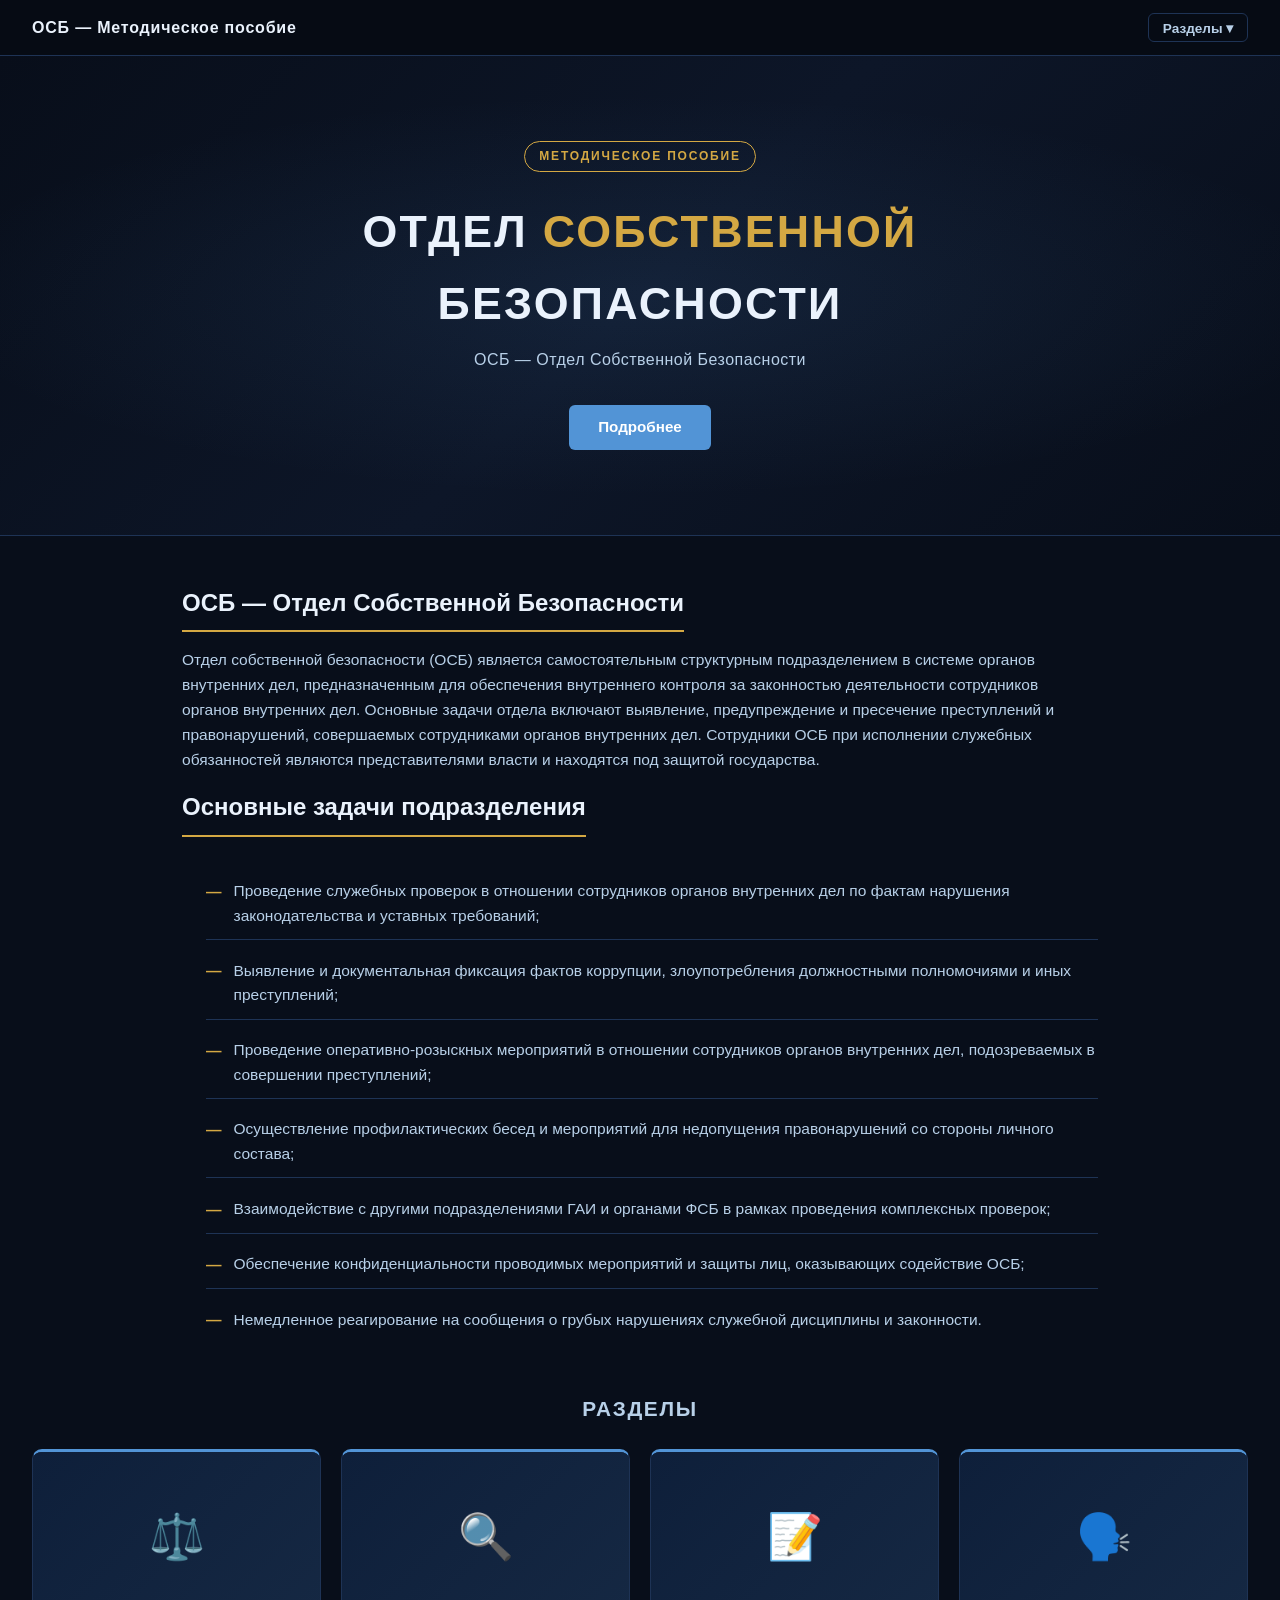
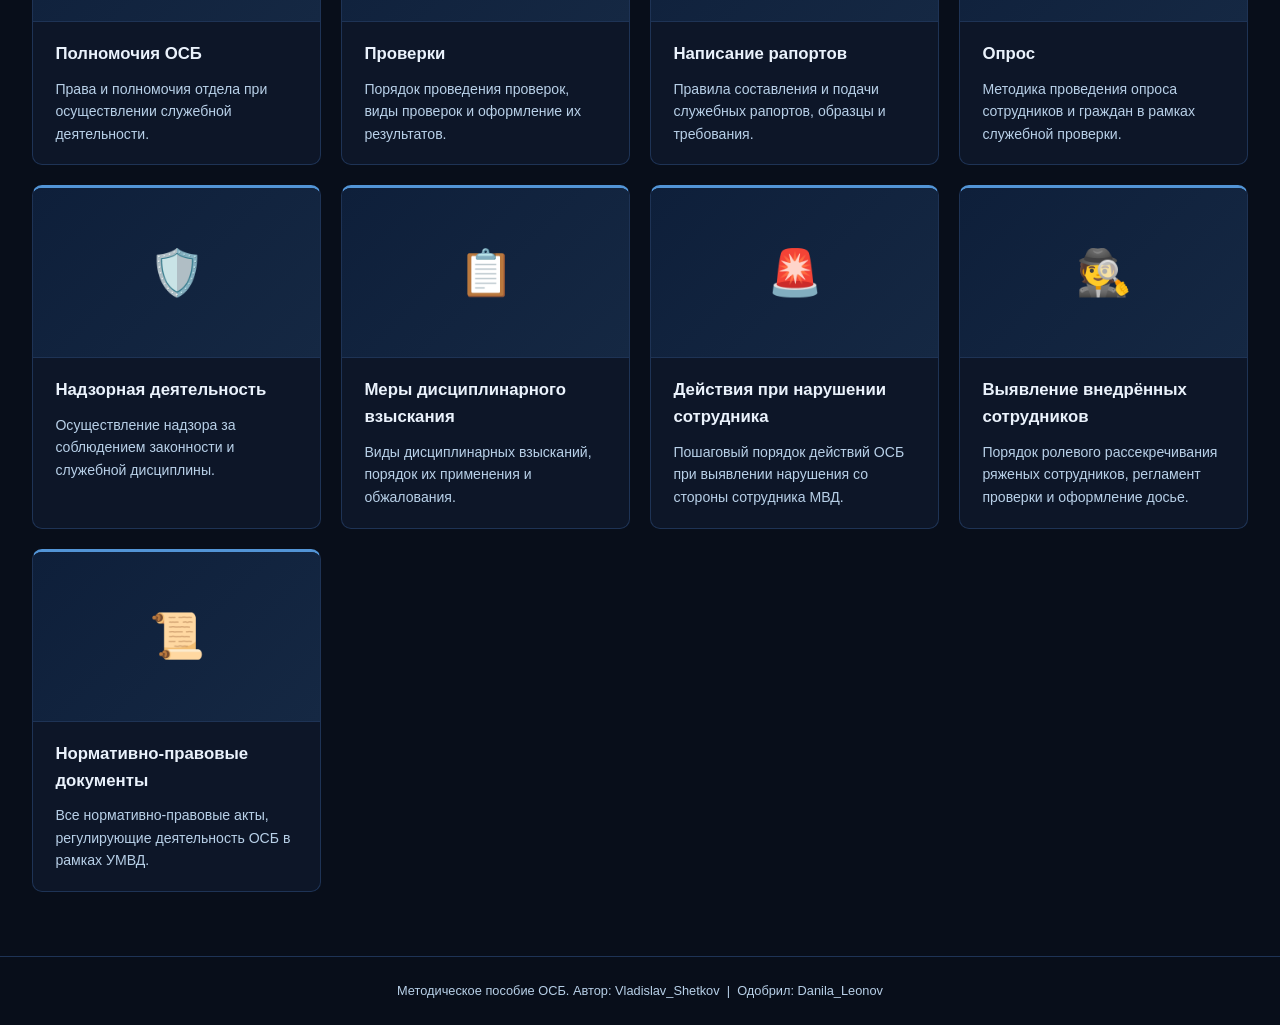
<file: index.html>
<!DOCTYPE html>
<html lang="ru">
<head>
  <meta charset="UTF-8">
  <meta name="viewport" content="width=device-width, initial-scale=1.0">
  <title>Методичка ОСБ</title>
  <link rel="stylesheet" href="style.css">
</head>
<body>

<nav>
  <a class="nav-logo" href="index.html">ОСБ — Методическое пособие</a>

  <div class="nav-sections">
    <button class="nav-dropdown-btn" onclick="toggleNavDropdown()">Разделы ▾</button>
    <div class="nav-dropdown" id="navDropdown">
      <a href="pages/polnomochiya.html" data-page="polnomochiya">⚖️ Полномочия ОСБ</a>
      <a href="pages/proverki.html" data-page="proverki">🔍 Проверки</a>
      <a href="pages/raporty.html" data-page="raporty">📝 Написание рапортов</a>
      <a href="pages/opros.html" data-page="opros">🗣️ Опрос</a>
      <a href="pages/nadzor.html" data-page="nadzor">🛡️ Надзорная деятельность</a>
      <a href="pages/vzyskaniya.html" data-page="vzyskaniya">📋 Меры взыскания</a>
      <a href="pages/dejstviya.html" data-page="dejstviya">🚨 Действия при нарушении</a>
      <a href="pages/vyyavlenie-vnedrennyh.html" data-page="vyyavlenie-vnedrennyh">🕵️ Выявление внедрённых сотрудников</a>
      <a href="pages/normativy.html" data-page="normativy">📜 Нормативные документы</a>
    </div>
  </div>
</nav>

<section class="hero">
  <div class="hero-content">
    <div class="hero-badge">Методическое пособие</div>
    <h1>Отдел <span>Собственной</span> Безопасности</h1>
    <p class="hero-sub">ОСБ — Отдел Собственной Безопасности</p>
    <a href="#about" class="btn">Подробнее</a>
  </div>
</section>

<section class="about" id="about">
  <h2>ОСБ — Отдел Собственной Безопасности</h2>
  <p>Отдел собственной безопасности (ОСБ) является самостоятельным структурным подразделением в системе органов внутренних дел, предназначенным для обеспечения внутреннего контроля за законностью деятельности сотрудников органов внутренних дел. Основные задачи отдела включают выявление, предупреждение и пресечение преступлений и правонарушений, совершаемых сотрудниками органов внутренних дел. Сотрудники ОСБ при исполнении служебных обязанностей являются представителями власти и находятся под защитой государства.</p>

  <h2>Основные задачи подразделения</h2>
  <ul class="task-list">
    <li>Проведение служебных проверок в отношении сотрудников органов внутренних дел по фактам нарушения законодательства и уставных требований;</li>
    <li>Выявление и документальная фиксация фактов коррупции, злоупотребления должностными полномочиями и иных преступлений;</li>
    <li>Проведение оперативно-розыскных мероприятий в отношении сотрудников органов внутренних дел, подозреваемых в совершении преступлений;</li>
    <li>Осуществление профилактических бесед и мероприятий для недопущения правонарушений со стороны личного состава;</li>
    <li>Взаимодействие с другими подразделениями ГАИ и органами ФСБ в рамках проведения комплексных проверок;</li>
    <li>Обеспечение конфиденциальности проводимых мероприятий и защиты лиц, оказывающих содействие ОСБ;</li>
    <li>Немедленное реагирование на сообщения о грубых нарушениях служебной дисциплины и законности.</li>
  </ul>
</section>

<p class="sections-title">Разделы</p>

<div class="sections-grid">

  <a class="card" href="pages/polnomochiya.html">
    <div class="card-img-placeholder">⚖️</div>
    <div class="card-body">
      <h3>Полномочия ОСБ</h3>
      <p>Права и полномочия отдела при осуществлении служебной деятельности.</p>
    </div>
  </a>

  <a class="card" href="pages/proverki.html">
    <div class="card-img-placeholder">🔍</div>
    <div class="card-body">
      <h3>Проверки</h3>
      <p>Порядок проведения проверок, виды проверок и оформление их результатов.</p>
    </div>
  </a>

  <a class="card" href="pages/raporty.html">
    <div class="card-img-placeholder">📝</div>
    <div class="card-body">
      <h3>Написание рапортов</h3>
      <p>Правила составления и подачи служебных рапортов, образцы и требования.</p>
    </div>
  </a>

  <a class="card" href="pages/opros.html">
    <div class="card-img-placeholder">🗣️</div>
    <div class="card-body">
      <h3>Опрос</h3>
      <p>Методика проведения опроса сотрудников и граждан в рамках служебной проверки.</p>
    </div>
  </a>

  <a class="card" href="pages/nadzor.html">
    <div class="card-img-placeholder">🛡️</div>
    <div class="card-body">
      <h3>Надзорная деятельность</h3>
      <p>Осуществление надзора за соблюдением законности и служебной дисциплины.</p>
    </div>
  </a>

  <a class="card" href="pages/vzyskaniya.html">
    <div class="card-img-placeholder">📋</div>
    <div class="card-body">
      <h3>Меры дисциплинарного взыскания</h3>
      <p>Виды дисциплинарных взысканий, порядок их применения и обжалования.</p>
    </div>
  </a>

  <a class="card" href="pages/dejstviya.html">
    <div class="card-img-placeholder">🚨</div>
    <div class="card-body">
      <h3>Действия при нарушении сотрудника</h3>
      <p>Пошаговый порядок действий ОСБ при выявлении нарушения со стороны сотрудника МВД.</p>
    </div>
  </a>

  <a class="card" href="pages/vyyavlenie-vnedrennyh.html">
    <div class="card-img-placeholder">🕵️</div>
    <div class="card-body">
      <h3>Выявление внедрённых сотрудников</h3>
      <p>Порядок ролевого рассекречивания ряженых сотрудников, регламент проверки и оформление досье.</p>
    </div>
  </a>

  <a class="card" href="pages/normativy.html">
    <div class="card-img-placeholder">📜</div>
    <div class="card-body">
      <h3>Нормативно-правовые документы</h3>
      <p>Все нормативно-правовые акты, регулирующие деятельность ОСБ в рамках УМВД.</p>
    </div>
  </a>

</div>

<footer>
  <p>Методическое пособие ОСБ. Автор: Vladislav_Shetkov &nbsp;|&nbsp; Одобрил: Danila_Leonov</p>
</footer>


<script>
function toggleNavDropdown() {
  document.getElementById('navDropdown').classList.toggle('open');
}
document.addEventListener('click', function(e) {
  if (!e.target.closest('.nav-sections')) {
    var d = document.getElementById('navDropdown');
    if (d) d.classList.remove('open');
  }
});
(function() {
  var path = window.location.pathname;
  document.querySelectorAll('.nav-dropdown a[data-page]').forEach(function(a) {
    if (path.indexOf(a.getAttribute('data-page')) !== -1) {
      a.classList.add('active');
    }
  });
})();
</script>
</body>
</html>
</file>
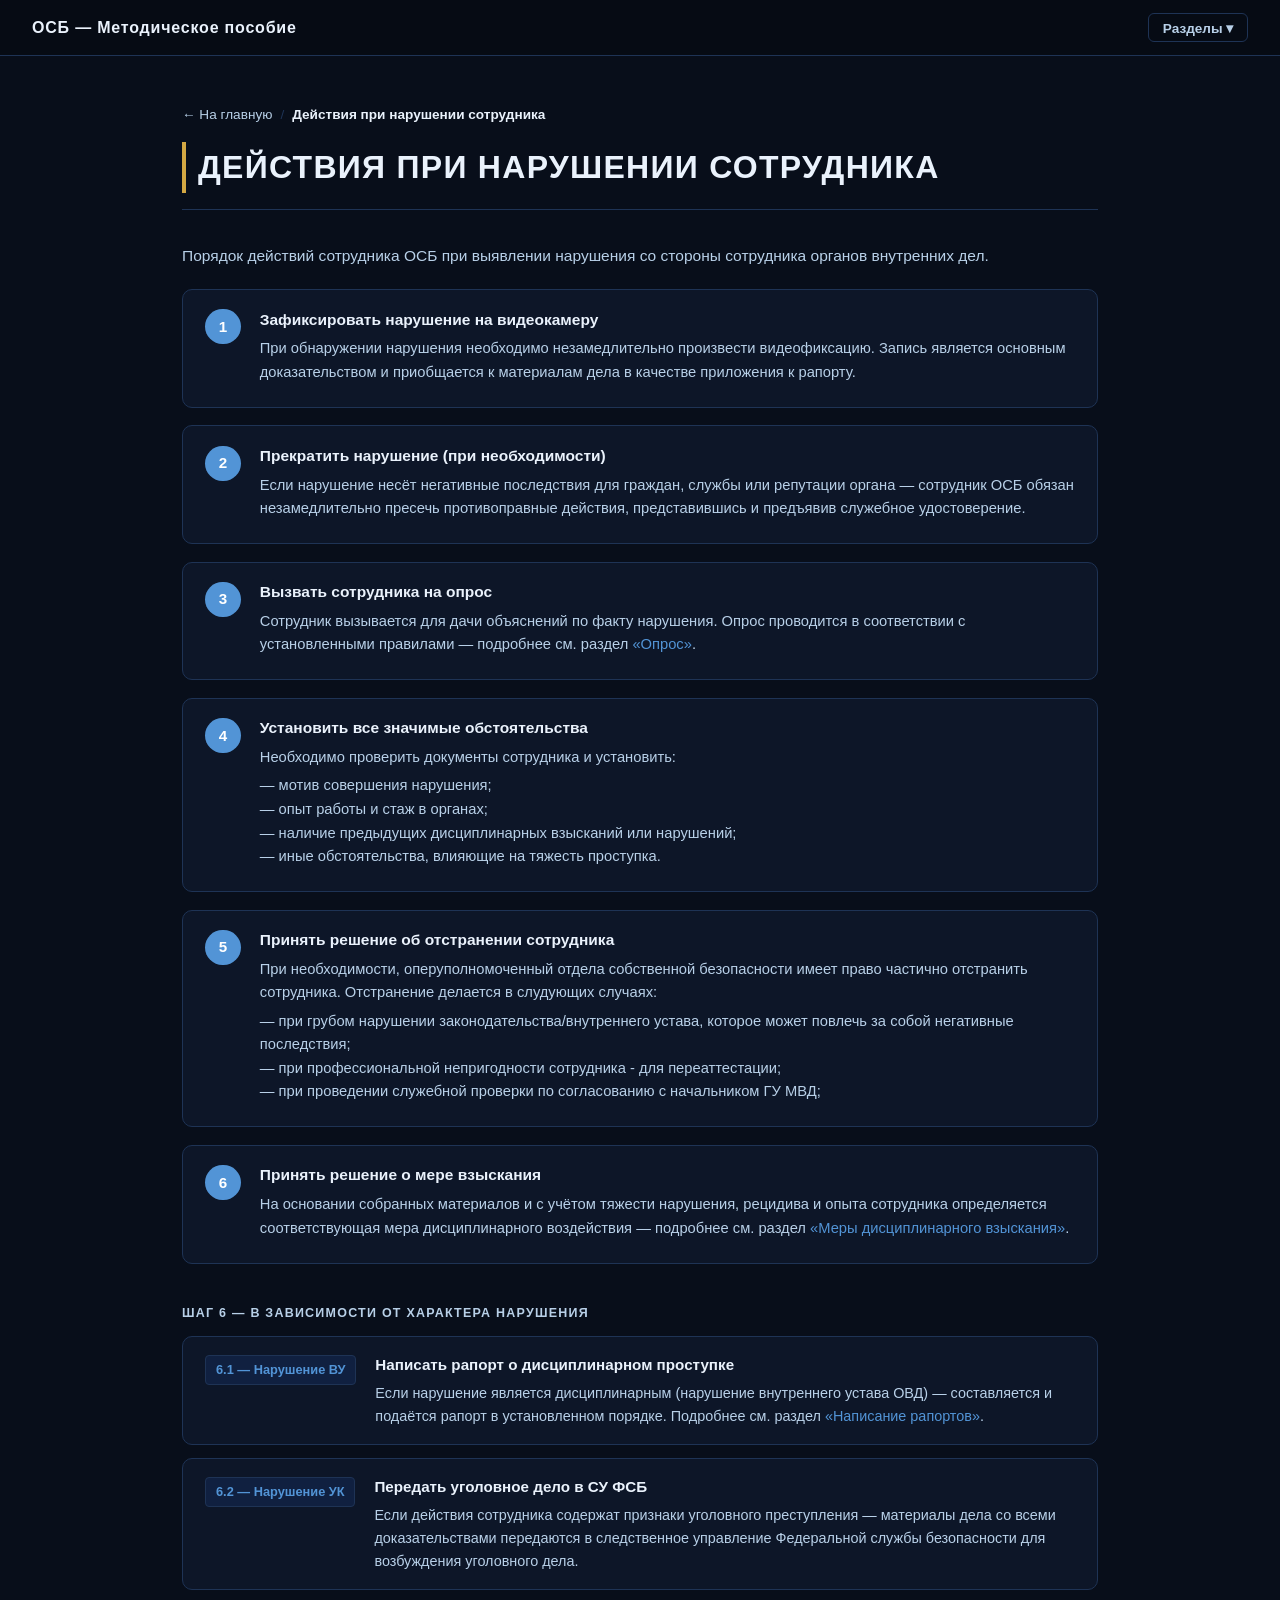
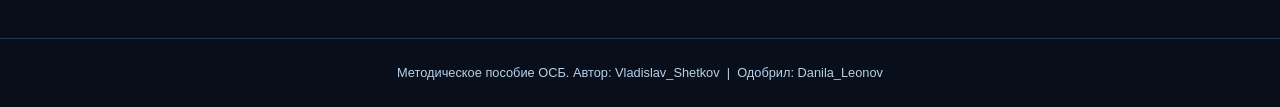
<file: pages/dejstviya.html>
<!DOCTYPE html>
<html lang="ru">
<head>
  <meta charset="UTF-8">
  <meta name="viewport" content="width=device-width, initial-scale=1.0">
  <title>Действия при нарушении сотрудника — Методичка ОСБ</title>
  <link rel="stylesheet" href="../style.css">
</head>
<body>

<nav>
  <a class="nav-logo" href="../index.html">ОСБ — Методическое пособие</a>
  <div class="nav-sections">
    <button class="nav-dropdown-btn" onclick="toggleNavDropdown()">Разделы ▾</button>
    <div class="nav-dropdown" id="navDropdown">
      <a href="../pages/polnomochiya.html" data-page="polnomochiya">⚖️ Полномочия ОСБ</a>
      <a href="../pages/proverki.html" data-page="proverki">🔍 Проверки</a>
      <a href="../pages/raporty.html" data-page="raporty">📝 Написание рапортов</a>
      <a href="../pages/opros.html" data-page="opros">🗣️ Опрос</a>
      <a href="../pages/nadzor.html" data-page="nadzor">🛡️ Надзорная деятельность</a>
      <a href="../pages/vzyskaniya.html" data-page="vzyskaniya">📋 Меры взыскания</a>
      <a href="../pages/dejstviya.html" data-page="dejstviya">🚨 Действия при нарушении</a>
      <a href="../pages/vyyavlenie-vnedrennyh.html" data-page="vyyavlenie-vnedrennyh">🕵️ Выявление внедрённых сотрудников</a>
      <a href="../pages/normativy.html" data-page="normativy">📜 Нормативные документы</a>
    </div>
  </div>
</nav>

<div class="page-wrapper">
  <div class="page-header">
    <nav class="breadcrumb">
      <a href="../index.html">← На главную</a>
      <span class="sep">/</span>
      <span class="current">Действия при нарушении сотрудника</span>
    </nav>
    <h1>Действия при нарушении сотрудника</h1>
  </div>
  <div class="page-content">
    <p>Порядок действий сотрудника ОСБ при выявлении нарушения со стороны сотрудника органов внутренних дел.</p>
  </div>

  <div class="steps">

    <div class="step">
      <div class="step-num">1</div>
      <div class="step-body">
        <strong>Зафиксировать нарушение на видеокамеру</strong>
        <p>При обнаружении нарушения необходимо незамедлительно произвести видеофиксацию. Запись является основным доказательством и приобщается к материалам дела в качестве приложения к рапорту.</p>
      </div>
    </div>

    <div class="step">
      <div class="step-num">2</div>
      <div class="step-body">
        <strong>Прекратить нарушение (при необходимости)</strong>
        <p>Если нарушение несёт негативные последствия для граждан, службы или репутации органа — сотрудник ОСБ обязан незамедлительно пресечь противоправные действия, представившись и предъявив служебное удостоверение.</p>
      </div>
    </div>

    <div class="step">
      <div class="step-num">3</div>
      <div class="step-body">
        <strong>Вызвать сотрудника на опрос</strong>
        <p>Сотрудник вызывается для дачи объяснений по факту нарушения. Опрос проводится в соответствии с установленными правилами — подробнее см. раздел <a href="opros.html">«Опрос»</a>.</p>
      </div>
    </div>

    <div class="step">
      <div class="step-num">4</div>
      <div class="step-body">
        <strong>Установить все значимые обстоятельства</strong>
        <p>Необходимо проверить документы сотрудника и установить:</p>
        <p>— мотив совершения нарушения;<br>
        — опыт работы и стаж в органах;<br>
        — наличие предыдущих дисциплинарных взысканий или нарушений;<br>
        — иные обстоятельства, влияющие на тяжесть проступка.</p>
      </div>
    </div>

    <div class="step">
      <div class="step-num">5</div>
      <div class="step-body">
        <strong>Принять решение об отстранении сотрудника</strong>
        <p>При необходимости, оперуполномоченный отдела собственной безопасности имеет право частично отстранить сотрудника. Отстранение делается в слудующих случаях:</p>
        <p>— при грубом нарушении законодательства/внутреннего устава, которое может повлечь за собой негативные последствия;<br>
        — при профессиональной непригодности сотрудника - для переаттестации;<br>
        — при проведении служебной проверки по согласованию с начальником ГУ МВД;<br>
      </div>
    </div>

    <div class="step">
      <div class="step-num">6</div>
      <div class="step-body">
        <strong>Принять решение о мере взыскания</strong>
        <p>На основании собранных материалов и с учётом тяжести нарушения, рецидива и опыта сотрудника определяется соответствующая мера дисциплинарного воздействия — подробнее см. раздел <a href="vzyskaniya.html">«Меры дисциплинарного взыскания»</a>.</p>
      </div>
    </div>

  </div>

  <p class="section-divider">Шаг 6 — в зависимости от характера нарушения</p>

  <div class="step-branch">

    <div class="branch">
      <div class="branch-tag">6.1 — Нарушение ВУ</div>
      <div class="branch-body">
        <strong>Написать рапорт о дисциплинарном проступке</strong>
        <p>Если нарушение является дисциплинарным (нарушение внутреннего устава ОВД) — составляется и подаётся рапорт в установленном порядке. Подробнее см. раздел <a href="raporty.html">«Написание рапортов»</a>.</p>
      </div>
    </div>

    <div class="branch">
      <div class="branch-tag">6.2 — Нарушение УК</div>
      <div class="branch-body">
        <strong>Передать уголовное дело в СУ ФСБ</strong>
        <p>Если действия сотрудника содержат признаки уголовного преступления — материалы дела со всеми доказательствами передаются в следственное управление Федеральной службы безопасности для возбуждения уголовного дела.</p>
      </div>
    </div>

  </div>

</div>

<footer>
  <p>Методическое пособие ОСБ. Автор: Vladislav_Shetkov &nbsp;|&nbsp; Одобрил: Danila_Leonov</p>
</footer>


<script>
function toggleNavDropdown() {
  document.getElementById('navDropdown').classList.toggle('open');
}
document.addEventListener('click', function(e) {
  if (!e.target.closest('.nav-sections')) {
    var d = document.getElementById('navDropdown');
    if (d) d.classList.remove('open');
  }
});
(function() {
  var path = window.location.pathname;
  document.querySelectorAll('.nav-dropdown a[data-page]').forEach(function(a) {
    if (path.indexOf(a.getAttribute('data-page')) !== -1) {
      a.classList.add('active');
    }
  });
})();
</script>
</body>
</html>
</file>
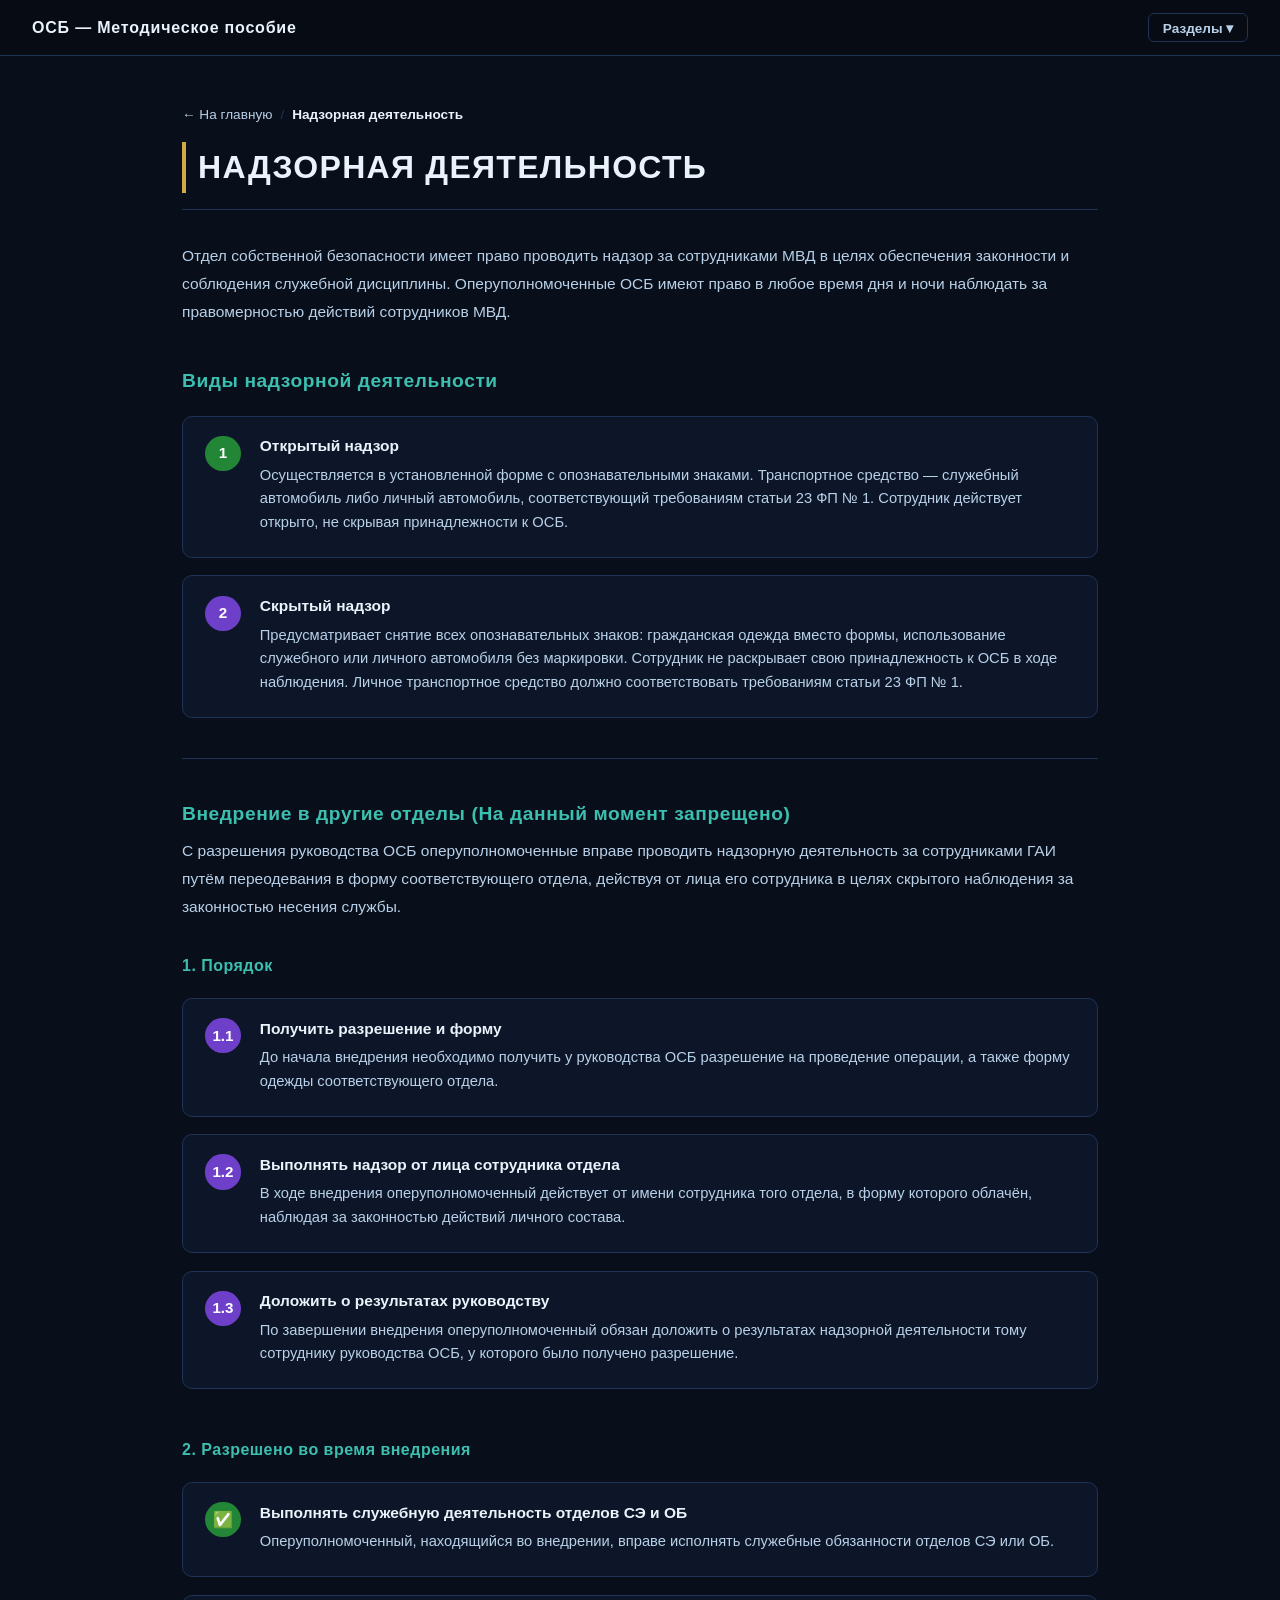
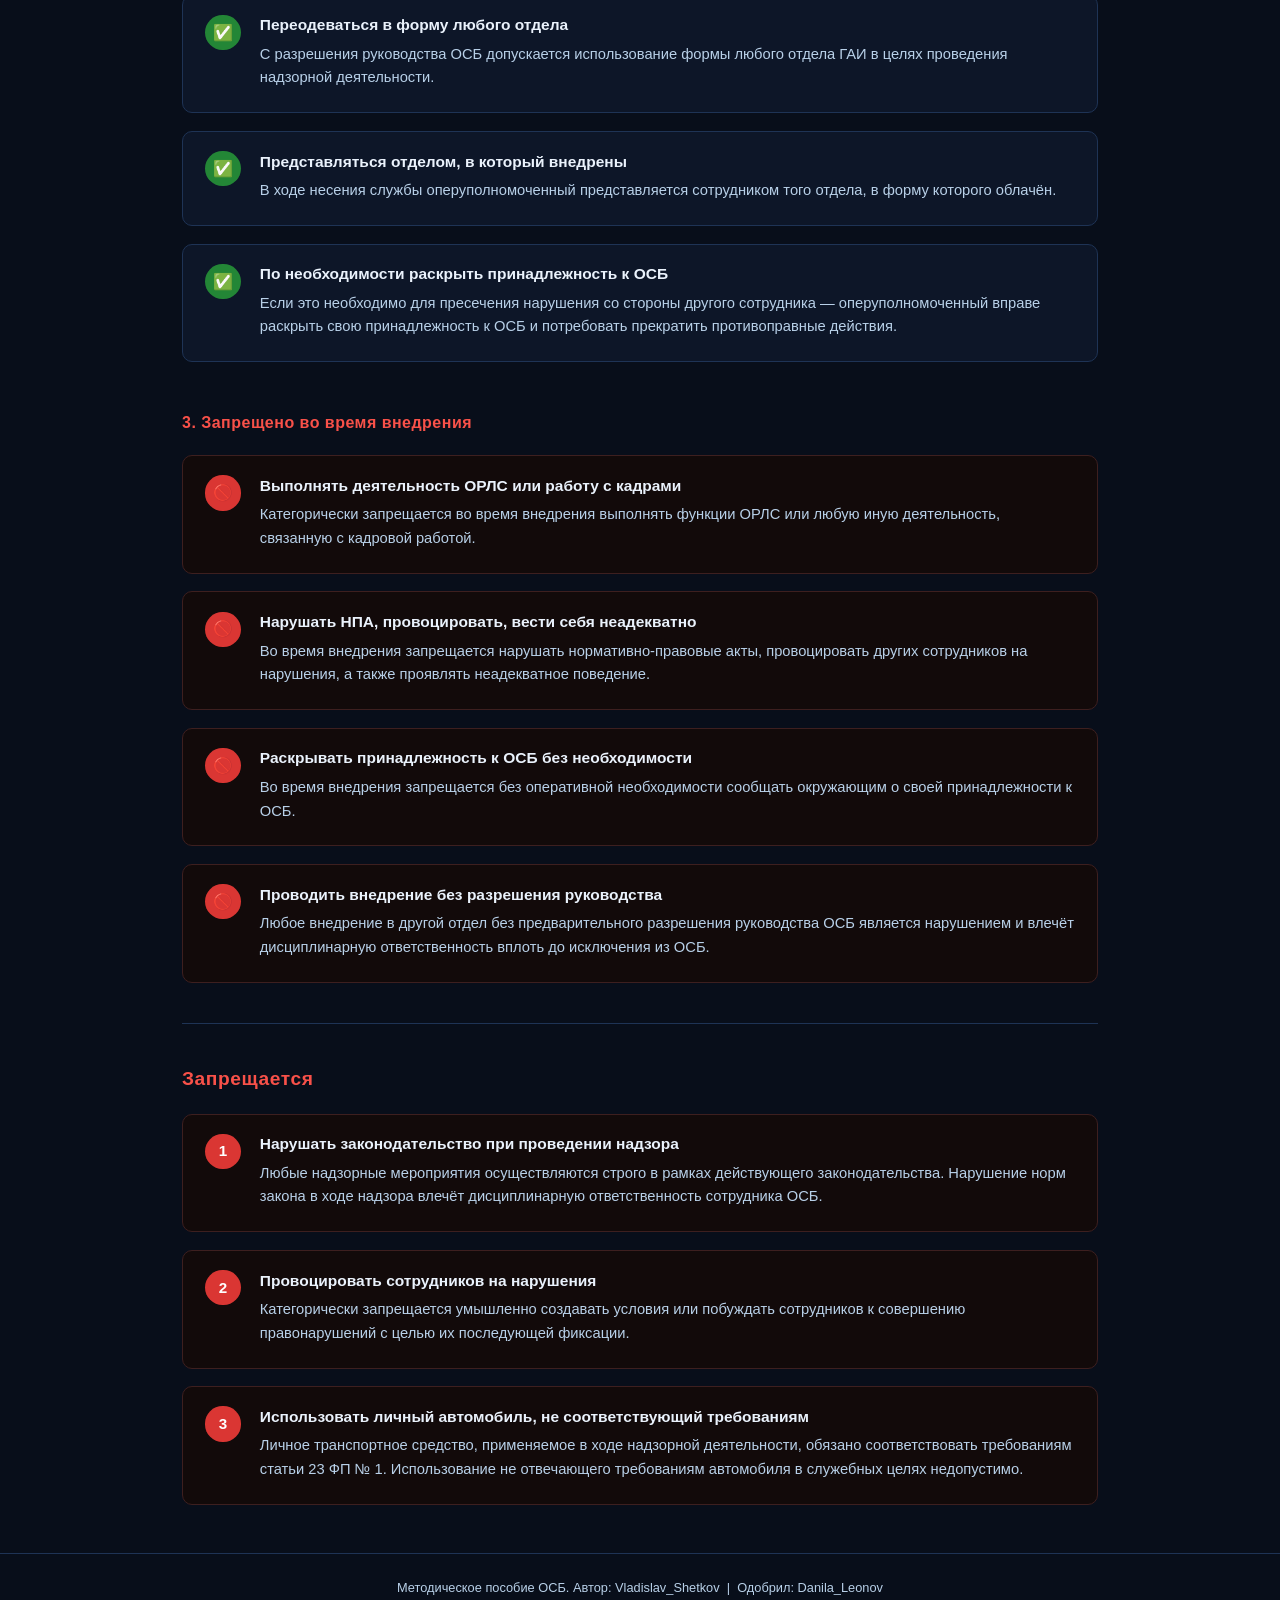
<file: pages/nadzor.html>
<!DOCTYPE html>
<html lang="ru">
<head>
  <meta charset="UTF-8">
  <meta name="viewport" content="width=device-width, initial-scale=1.0">
  <title>Надзорная деятельность — Методичка ОСБ</title>
  <link rel="stylesheet" href="../style.css">
</head>
<body>

<nav>
  <a class="nav-logo" href="../index.html">ОСБ — Методическое пособие</a>
  <div class="nav-sections">
    <button class="nav-dropdown-btn" onclick="toggleNavDropdown()">Разделы ▾</button>
    <div class="nav-dropdown" id="navDropdown">
      <a href="../pages/polnomochiya.html" data-page="polnomochiya">⚖️ Полномочия ОСБ</a>
      <a href="../pages/proverki.html" data-page="proverki">🔍 Проверки</a>
      <a href="../pages/raporty.html" data-page="raporty">📝 Написание рапортов</a>
      <a href="../pages/opros.html" data-page="opros">🗣️ Опрос</a>
      <a href="../pages/nadzor.html" data-page="nadzor">🛡️ Надзорная деятельность</a>
      <a href="../pages/vzyskaniya.html" data-page="vzyskaniya">📋 Меры взыскания</a>
      <a href="../pages/dejstviya.html" data-page="dejstviya">🚨 Действия при нарушении</a>
      <a href="../pages/vyyavlenie-vnedrennyh.html" data-page="vyyavlenie-vnedrennyh">🕵️ Выявление внедрённых сотрудников</a>
      <a href="../pages/normativy.html" data-page="normativy">📜 Нормативные документы</a>
    </div>
  </div>
</nav>

<div class="page-wrapper">
  <div class="page-header">
    <nav class="breadcrumb">
      <a href="../index.html">← На главную</a>
      <span class="sep">/</span>
      <span class="current">Надзорная деятельность</span>
    </nav>
    <h1>Надзорная деятельность</h1>
  </div>
  <div class="page-content">
    <p>Отдел собственной безопасности имеет право проводить надзор за сотрудниками МВД в целях обеспечения законности и соблюдения служебной дисциплины. Оперуполномоченные ОСБ имеют право в любое время дня и ночи наблюдать за правомерностью действий сотрудников МВД.</p>
  </div>

  <!-- ВИДЫ НАДЗОРА -->
  <h2 class="section-label">Виды надзорной деятельности</h2>

  <div class="steps">

    <div class="step open">
      <div class="step-num">1</div>
      <div class="step-body">
        <strong>Открытый надзор</strong>
        <p>Осуществляется в установленной форме с опознавательными знаками. Транспортное средство — служебный автомобиль либо личный автомобиль, соответствующий требованиям статьи 23 ФП №&nbsp;1. Сотрудник действует открыто, не скрывая принадлежности к ОСБ.</p>
      </div>
    </div>

    <div class="step covert">
      <div class="step-num">2</div>
      <div class="step-body">
        <strong>Скрытый надзор</strong>
        <p>Предусматривает снятие всех опознавательных знаков: гражданская одежда вместо формы, использование служебного или личного автомобиля без маркировки. Сотрудник не раскрывает свою принадлежность к ОСБ в ходе наблюдения. Личное транспортное средство должно соответствовать требованиям статьи 23 ФП №&nbsp;1.</p>
      </div>
    </div>

  </div>

  <!-- ВНЕДРЕНИЕ В ДРУГИЕ ОТДЕЛЫ -->
  <hr class="section-sep">

  <h2 class="section-label">Внедрение в другие отделы (На данный момент запрещено)</h2>

  <div class="page-content">
    <p>С разрешения руководства ОСБ оперуполномоченные вправе проводить надзорную деятельность за сотрудниками ГАИ путём переодевания в форму соответствующего отдела, действуя от лица его сотрудника в целях скрытого наблюдения за законностью несения службы.</p>
  </div>

  <!-- ПОРЯДОК ВНЕДРЕНИЯ -->
  <h3 class="section-label" style="font-size:1rem;margin-top:1.5rem;">1. Порядок</h3>

  <div class="steps">

    <div class="step covert">
      <div class="step-num">1.1</div>
      <div class="step-body">
        <strong>Получить разрешение и форму</strong>
        <p>До начала внедрения необходимо получить у руководства ОСБ разрешение на проведение операции, а также форму одежды соответствующего отдела.</p>
      </div>
    </div>

    <div class="step covert">
      <div class="step-num">1.2</div>
      <div class="step-body">
        <strong>Выполнять надзор от лица сотрудника отдела</strong>
        <p>В ходе внедрения оперуполномоченный действует от имени сотрудника того отдела, в форму которого облачён, наблюдая за законностью действий личного состава.</p>
      </div>
    </div>

    <div class="step covert">
      <div class="step-num">1.3</div>
      <div class="step-body">
        <strong>Доложить о результатах руководству</strong>
        <p>По завершении внедрения оперуполномоченный обязан доложить о результатах надзорной деятельности тому сотруднику руководства ОСБ, у которого было получено разрешение.</p>
      </div>
    </div>

  </div>

  <!-- РАЗРЕШЕНО ВО ВРЕМЯ ВНЕДРЕНИЯ -->
  <h3 class="section-label open" style="font-size:1rem;color:#3dbfb0;margin-top:1.5rem;">2. Разрешено во время внедрения</h3>

  <div class="steps">

    <div class="step open">
      <div class="step-icon">✅</div>
      <div class="step-body">
        <strong>Выполнять служебную деятельность отделов СЭ и ОБ</strong>
        <p>Оперуполномоченный, находящийся во внедрении, вправе исполнять служебные обязанности отделов СЭ или ОБ.</p>
      </div>
    </div>

    <div class="step open">
      <div class="step-icon">✅</div>
      <div class="step-body">
        <strong>Переодеваться в форму любого отдела</strong>
        <p>С разрешения руководства ОСБ допускается использование формы любого отдела ГАИ в целях проведения надзорной деятельности.</p>
      </div>
    </div>

    <div class="step open">
      <div class="step-icon">✅</div>
      <div class="step-body">
        <strong>Представляться отделом, в который внедрены</strong>
        <p>В ходе несения службы оперуполномоченный представляется сотрудником того отдела, в форму которого облачён.</p>
      </div>
    </div>

    <div class="step open">
      <div class="step-icon">✅</div>
      <div class="step-body">
        <strong>По необходимости раскрыть принадлежность к ОСБ</strong>
        <p>Если это необходимо для пресечения нарушения со стороны другого сотрудника — оперуполномоченный вправе раскрыть свою принадлежность к ОСБ и потребовать прекратить противоправные действия.</p>
      </div>
    </div>

  </div>

  <!-- ЗАПРЕЩЕНО ВО ВРЕМЯ ВНЕДРЕНИЯ -->
  <h3 class="section-label red" style="font-size:1rem;margin-top:1.5rem;">3. Запрещено во время внедрения</h3>

  <div class="steps">

    <div class="step warning">
      <div class="step-icon">🚫</div>
      <div class="step-body">
        <strong>Выполнять деятельность ОРЛС или работу с кадрами</strong>
        <p>Категорически запрещается во время внедрения выполнять функции ОРЛС или любую иную деятельность, связанную с кадровой работой.</p>
      </div>
    </div>

    <div class="step warning">
      <div class="step-icon">🚫</div>
      <div class="step-body">
        <strong>Нарушать НПА, провоцировать, вести себя неадекватно</strong>
        <p>Во время внедрения запрещается нарушать нормативно-правовые акты, провоцировать других сотрудников на нарушения, а также проявлять неадекватное поведение.</p>
      </div>
    </div>

    <div class="step warning">
      <div class="step-icon">🚫</div>
      <div class="step-body">
        <strong>Раскрывать принадлежность к ОСБ без необходимости</strong>
        <p>Во время внедрения запрещается без оперативной необходимости сообщать окружающим о своей принадлежности к ОСБ.</p>
      </div>
    </div>

    <div class="step warning">
      <div class="step-icon">🚫</div>
      <div class="step-body">
        <strong>Проводить внедрение без разрешения руководства</strong>
        <p>Любое внедрение в другой отдел без предварительного разрешения руководства ОСБ является нарушением и влечёт дисциплинарную ответственность вплоть до исключения из ОСБ.</p>
      </div>
    </div>

  </div>

  <!-- ЗАПРЕЩАЕТСЯ -->
  <hr class="section-sep">

  <h2 class="section-label red">Запрещается</h2>

  <div class="steps">

    <div class="step warning">
      <div class="step-num">1</div>
      <div class="step-body">
        <strong>Нарушать законодательство при проведении надзора</strong>
        <p>Любые надзорные мероприятия осуществляются строго в рамках действующего законодательства. Нарушение норм закона в ходе надзора влечёт дисциплинарную ответственность сотрудника ОСБ.</p>
      </div>
    </div>

    <div class="step warning">
      <div class="step-num">2</div>
      <div class="step-body">
        <strong>Провоцировать сотрудников на нарушения</strong>
        <p>Категорически запрещается умышленно создавать условия или побуждать сотрудников к совершению правонарушений с целью их последующей фиксации.</p>
      </div>
    </div>

    <div class="step warning">
      <div class="step-num">3</div>
      <div class="step-body">
        <strong>Использовать личный автомобиль, не соответствующий требованиям</strong>
        <p>Личное транспортное средство, применяемое в ходе надзорной деятельности, обязано соответствовать требованиям статьи 23 ФП №&nbsp;1. Использование не отвечающего требованиям автомобиля в служебных целях недопустимо.</p>
      </div>
    </div>

  </div>

</div>

<footer>
  <p>Методическое пособие ОСБ. Автор: Vladislav_Shetkov &nbsp;|&nbsp; Одобрил: Danila_Leonov</p>
</footer>


<script>
function toggleNavDropdown() {
  document.getElementById('navDropdown').classList.toggle('open');
}
document.addEventListener('click', function(e) {
  if (!e.target.closest('.nav-sections')) {
    var d = document.getElementById('navDropdown');
    if (d) d.classList.remove('open');
  }
});
(function() {
  var path = window.location.pathname;
  document.querySelectorAll('.nav-dropdown a[data-page]').forEach(function(a) {
    if (path.indexOf(a.getAttribute('data-page')) !== -1) {
      a.classList.add('active');
    }
  });
})();
</script>
</body>
</html>
</file>
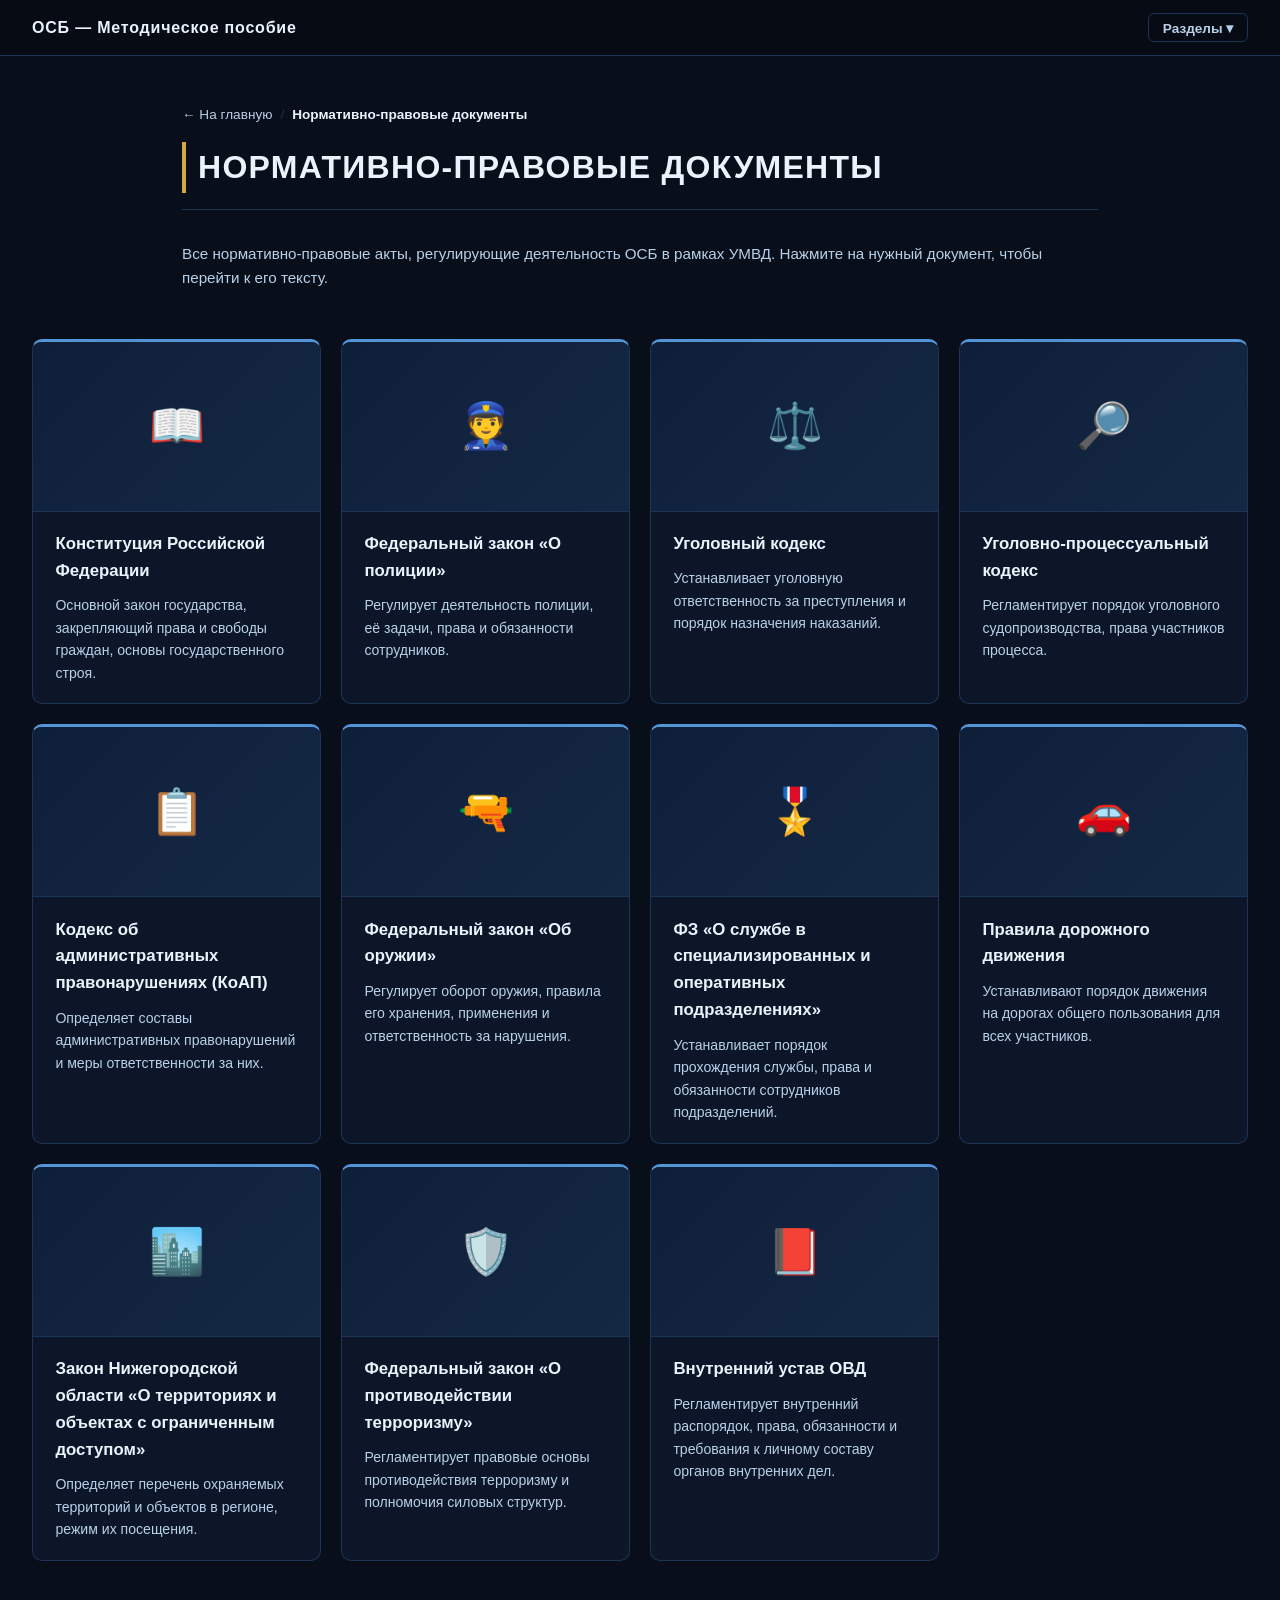
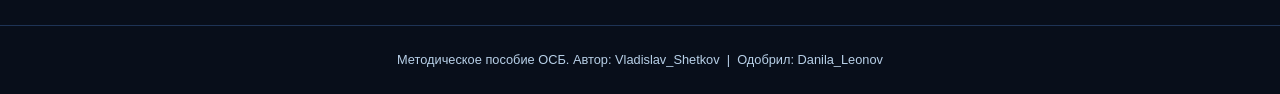
<file: pages/normativy.html>
<!DOCTYPE html>
<html lang="ru">
<head>
  <meta charset="UTF-8">
  <meta name="viewport" content="width=device-width, initial-scale=1.0">
  <title>Нормативно-правовые документы — Методичка ОСБ</title>
  <link rel="stylesheet" href="../style.css">
</head>
<body>

<nav>
  <a class="nav-logo" href="../index.html">ОСБ — Методическое пособие</a>
  <div class="nav-sections">
    <button class="nav-dropdown-btn" onclick="toggleNavDropdown()">Разделы ▾</button>
    <div class="nav-dropdown" id="navDropdown">
      <a href="../pages/polnomochiya.html" data-page="polnomochiya">⚖️ Полномочия ОСБ</a>
      <a href="../pages/proverki.html" data-page="proverki">🔍 Проверки</a>
      <a href="../pages/raporty.html" data-page="raporty">📝 Написание рапортов</a>
      <a href="../pages/opros.html" data-page="opros">🗣️ Опрос</a>
      <a href="../pages/nadzor.html" data-page="nadzor">🛡️ Надзорная деятельность</a>
      <a href="../pages/vzyskaniya.html" data-page="vzyskaniya">📋 Меры взыскания</a>
      <a href="../pages/dejstviya.html" data-page="dejstviya">🚨 Действия при нарушении</a>
      <a href="../pages/vyyavlenie-vnedrennyh.html" data-page="vyyavlenie-vnedrennyh">🕵️ Выявление внедрённых сотрудников</a>
      <a href="../pages/normativy.html" data-page="normativy">📜 Нормативные документы</a>
    </div>
  </div>
</nav>

<div class="page-wrapper">
  <div class="page-header">
    <nav class="breadcrumb">
      <a href="../index.html">← На главную</a>
      <span class="sep">/</span>
      <span class="current">Нормативно-правовые документы</span>
    </nav>
    <h1>Нормативно-правовые документы</h1>
  </div>
  <p style="color:var(--text-secondary);font-size:0.95rem;margin-bottom:2rem;">
    Все нормативно-правовые акты, регулирующие деятельность ОСБ в рамках УМВД.
    Нажмите на нужный документ, чтобы перейти к его тексту.
  </p>
</div>

<div class="sections-grid" style="margin-top:0;">

  <a class="card" href="https://forum.amazing-online.com/threads/konstitucija.653039/" target="_blank" rel="noopener">
    <div class="card-img-placeholder">📖</div>
    <div class="card-body">
      <h3>Конституция Российской Федерации</h3>
      <p>Основной закон государства, закрепляющий права и свободы граждан, основы государственного строя.</p>
    </div>
  </a>

  <a class="card" href="https://forum.amazing-online.com/threads/federalnyj-zakon-o-policii-ot-04-04-2025-no3-fz.1036595/" target="_blank" rel="noopener">
    <div class="card-img-placeholder">👮</div>
    <div class="card-body">
      <h3>Федеральный закон «О полиции»</h3>
      <p>Регулирует деятельность полиции, её задачи, права и обязанности сотрудников.</p>
    </div>
  </a>

  <a class="card" href="https://forum.amazing-online.com/threads/ugolovnyj-kodeks-uk.1036597/" target="_blank" rel="noopener">
    <div class="card-img-placeholder">⚖️</div>
    <div class="card-body">
      <h3>Уголовный кодекс</h3>
      <p>Устанавливает уголовную ответственность за преступления и порядок назначения наказаний.</p>
    </div>
  </a>

  <a class="card" href="https://forum.amazing-online.com/threads/ugolovno-processualnyj-kodeks-upk.1043294/" target="_blank" rel="noopener">
    <div class="card-img-placeholder">🔎</div>
    <div class="card-body">
      <h3>Уголовно-процессуальный кодекс</h3>
      <p>Регламентирует порядок уголовного судопроизводства, права участников процесса.</p>
    </div>
  </a>

  <a class="card" href="https://forum.amazing-online.com/threads/kodeks-ob-administrativnyx-pravonarushenijax-koap.1036596/" target="_blank" rel="noopener">
    <div class="card-img-placeholder">📋</div>
    <div class="card-body">
      <h3>Кодекс об административных правонарушениях (КоАП)</h3>
      <p>Определяет составы административных правонарушений и меры ответственности за них.</p>
    </div>
  </a>

  <a class="card" href="https://forum.amazing-online.com/threads/federalnyj-zakon-ob-oruzhii-ot-04-04-2025-no1-fz.1036593/" target="_blank" rel="noopener">
    <div class="card-img-placeholder">🔫</div>
    <div class="card-body">
      <h3>Федеральный закон «Об оружии»</h3>
      <p>Регулирует оборот оружия, правила его хранения, применения и ответственность за нарушения.</p>
    </div>
  </a>

  <a class="card" href="https://forum.amazing-online.com/threads/federalnyj-zakon-o-sluzhbe-v-specializirovannyx-i-operativnyx-podrazdelenijax-ot-04-04-2025-no4-fz.1036592/" target="_blank" rel="noopener">
    <div class="card-img-placeholder">🎖️</div>
    <div class="card-body">
      <h3>ФЗ «О службе в специализированных и оперативных подразделениях»</h3>
      <p>Устанавливает порядок прохождения службы, права и обязанности сотрудников подразделений.</p>
    </div>
  </a>

  <a class="card" href="https://forum.amazing-online.com/threads/pravila-dorozhnogo-dvizhenija.723979/" target="_blank" rel="noopener">
    <div class="card-img-placeholder">🚗</div>
    <div class="card-body">
      <h3>Правила дорожного движения</h3>
      <p>Устанавливают порядок движения на дорогах общего пользования для всех участников.</p>
    </div>
  </a>

  <a class="card" href="https://forum.amazing-online.com/threads/zakon-nizhegorodskoj-oblasti-o-territorijax-i-obektax-s-ogranichennym-dostupom-ot-06-04-2025-no1-z.1036922/" target="_blank" rel="noopener">
    <div class="card-img-placeholder">🏙️</div>
    <div class="card-body">
      <h3>Закон Нижегородской области «О территориях и объектах с ограниченным доступом»</h3>
      <p>Определяет перечень охраняемых территорий и объектов в регионе, режим их посещения.</p>
    </div>
  </a>

  <a class="card" href="https://forum.amazing-online.com/threads/federalnyj-zakon-o-protivodejstvii-terrorizmu-ot-04-02-2026-no9-fz.1108222/" target="_blank" rel="noopener">
    <div class="card-img-placeholder">🛡️</div>
    <div class="card-body">
      <h3>Федеральный закон «О противодействии терроризму»</h3>
      <p>Регламентирует правовые основы противодействия терроризму и полномочия силовых структур.</p>
    </div>
  </a>

  <a class="card" href="https://forum.amazing-online.com/threads/ustav-organov-vnutrennix-del.1051113/" target="_blank" rel="noopener">
    <div class="card-img-placeholder">📕</div>
    <div class="card-body">
      <h3>Внутренний устав ОВД</h3>
      <p>Регламентирует внутренний распорядок, права, обязанности и требования к личному составу органов внутренних дел.</p>
    </div>
  </a>

</div>

<footer>
  <p>Методическое пособие ОСБ. Автор: Vladislav_Shetkov &nbsp;|&nbsp; Одобрил: Danila_Leonov</p>
</footer>


<script>
function toggleNavDropdown() {
  document.getElementById('navDropdown').classList.toggle('open');
}
document.addEventListener('click', function(e) {
  if (!e.target.closest('.nav-sections')) {
    var d = document.getElementById('navDropdown');
    if (d) d.classList.remove('open');
  }
});
(function() {
  var path = window.location.pathname;
  document.querySelectorAll('.nav-dropdown a[data-page]').forEach(function(a) {
    if (path.indexOf(a.getAttribute('data-page')) !== -1) {
      a.classList.add('active');
    }
  });
})();
</script>
</body>
</html>
</file>
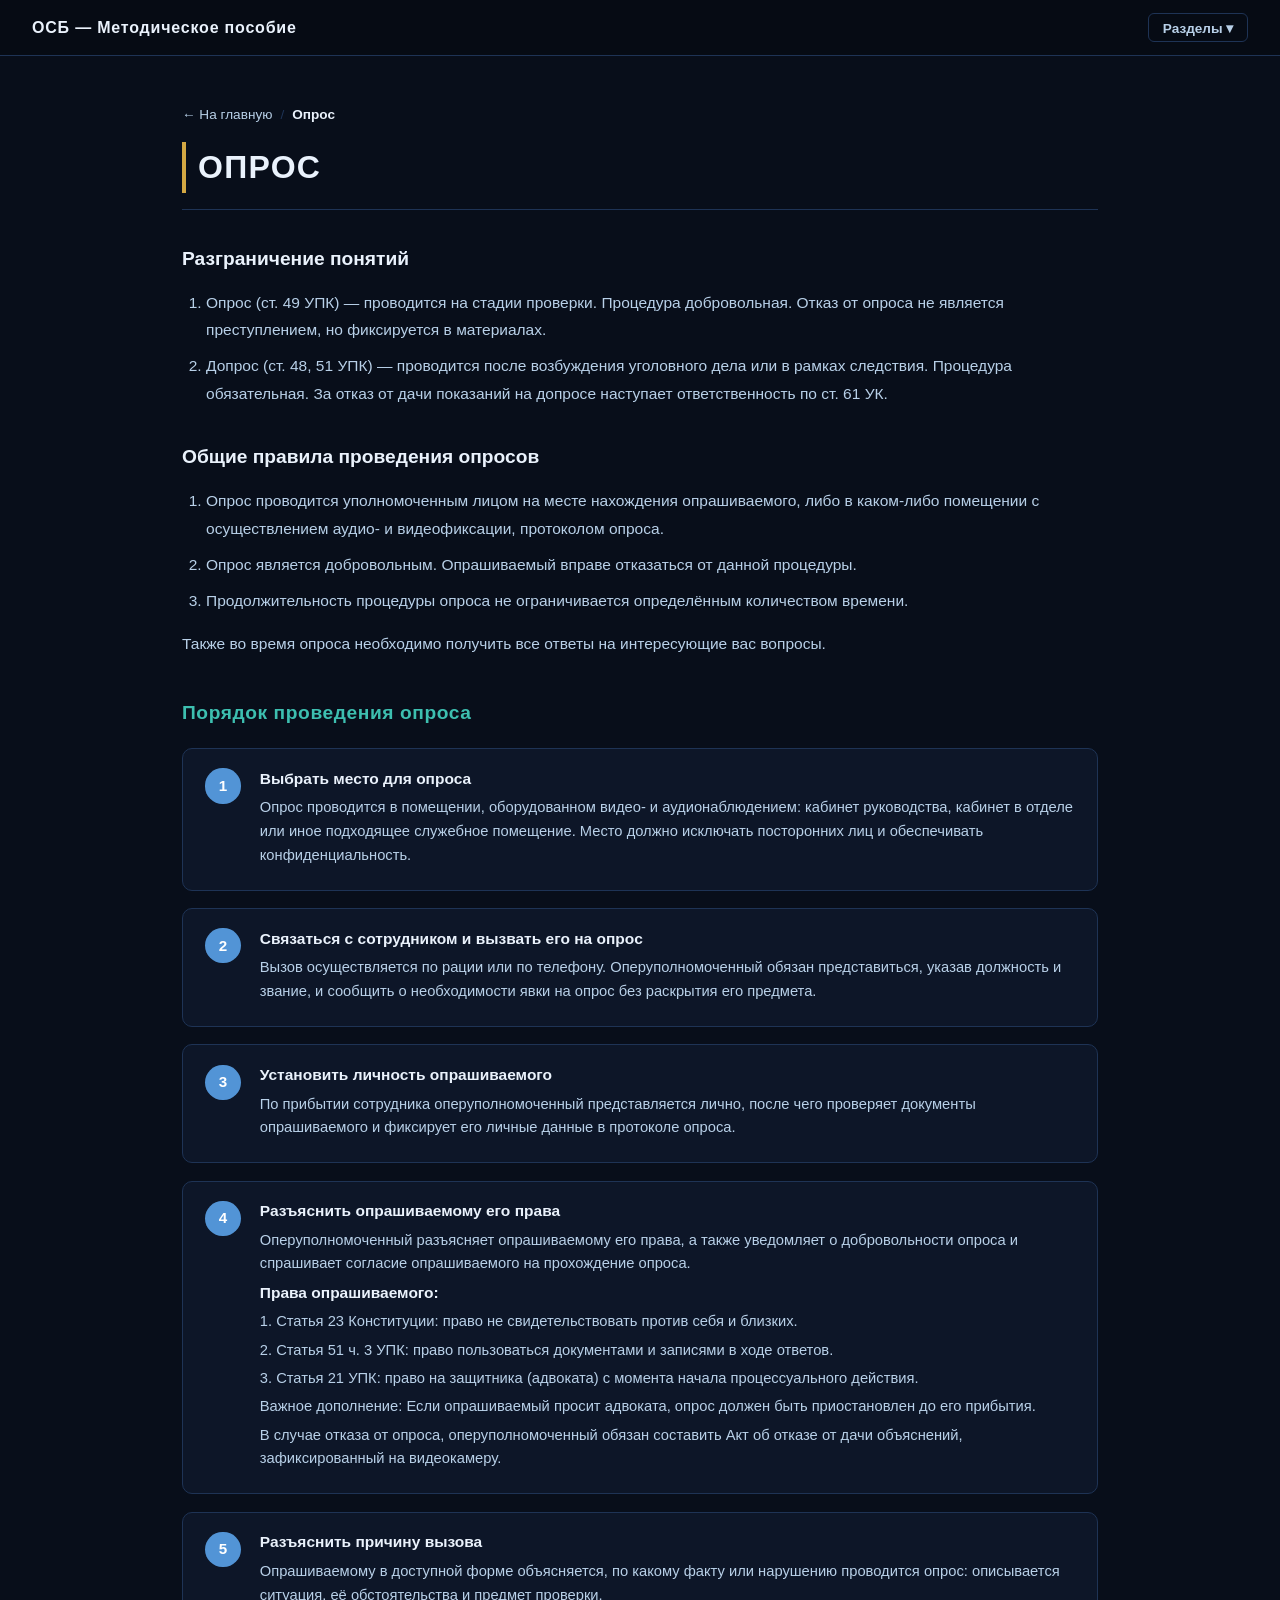
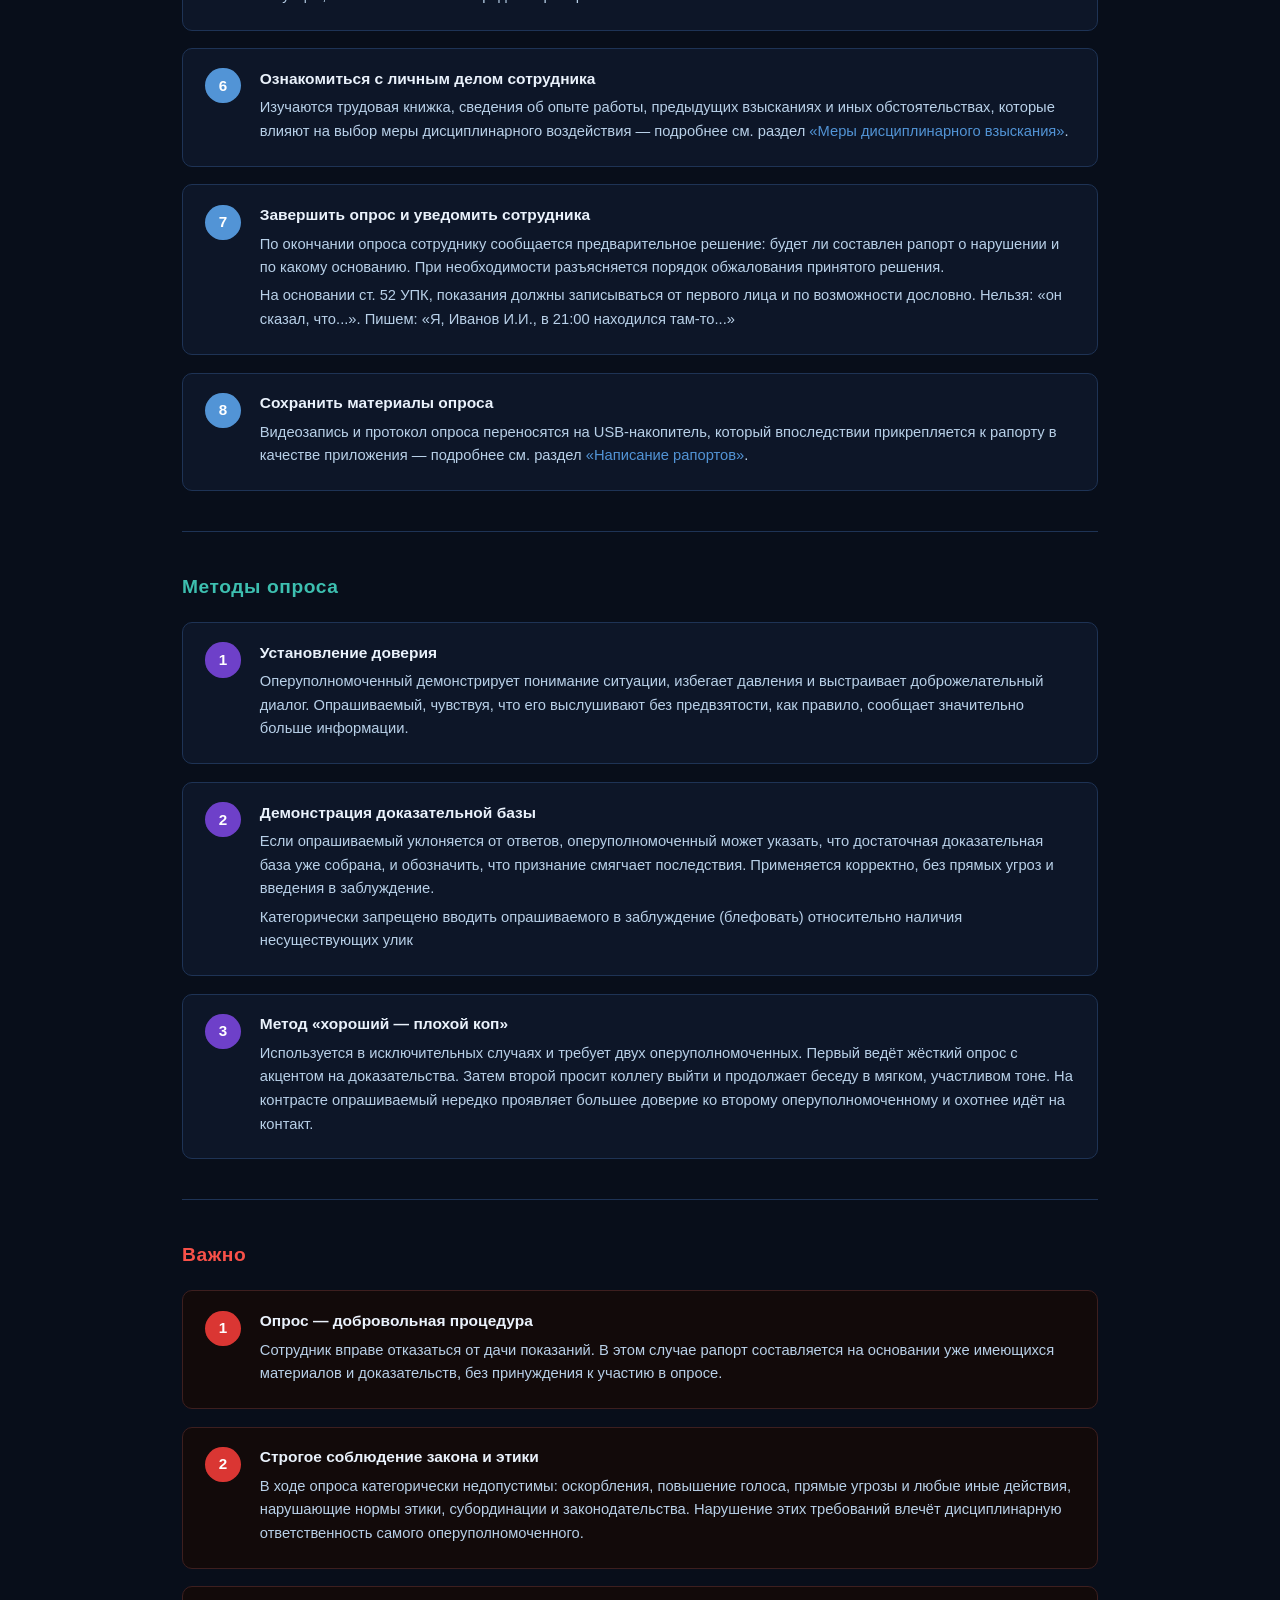
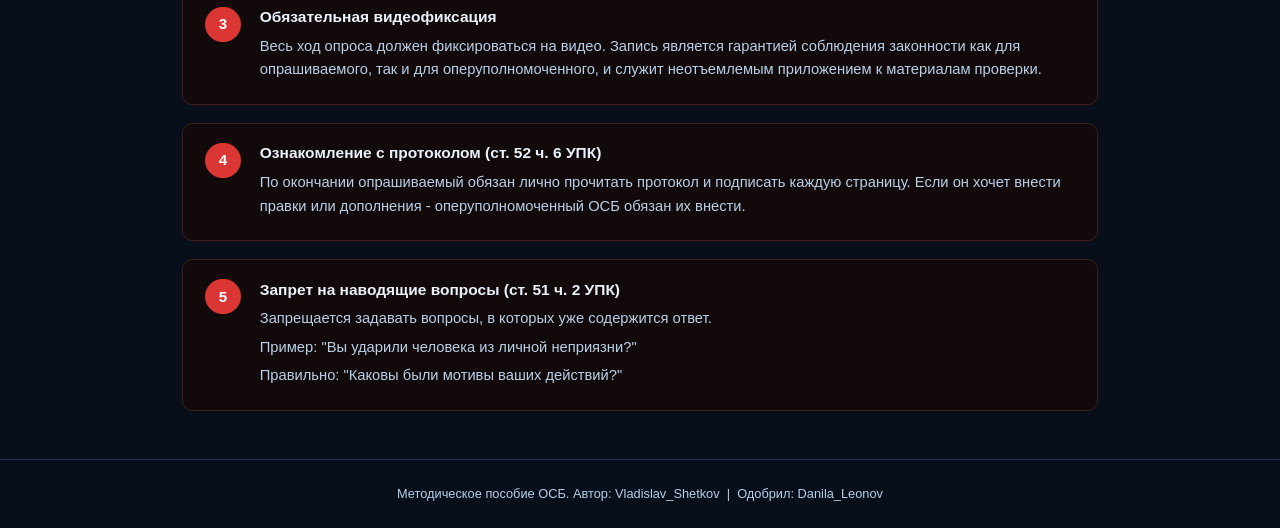
<file: pages/opros.html>
<!DOCTYPE html>
<html lang="ru">
<head>
  <meta charset="UTF-8">
  <meta name="viewport" content="width=device-width, initial-scale=1.0">
  <title>Опрос — Методичка ОСБ</title>
  <link rel="stylesheet" href="../style.css">
</head>
<body>

<nav>
  <a class="nav-logo" href="../index.html">ОСБ — Методическое пособие</a>
  <div class="nav-sections">
    <button class="nav-dropdown-btn" onclick="toggleNavDropdown()">Разделы ▾</button>
    <div class="nav-dropdown" id="navDropdown">
      <a href="../pages/polnomochiya.html" data-page="polnomochiya">⚖️ Полномочия ОСБ</a>
      <a href="../pages/proverki.html" data-page="proverki">🔍 Проверки</a>
      <a href="../pages/raporty.html" data-page="raporty">📝 Написание рапортов</a>
      <a href="../pages/opros.html" data-page="opros">🗣️ Опрос</a>
      <a href="../pages/nadzor.html" data-page="nadzor">🛡️ Надзорная деятельность</a>
      <a href="../pages/vzyskaniya.html" data-page="vzyskaniya">📋 Меры взыскания</a>
      <a href="../pages/dejstviya.html" data-page="dejstviya">🚨 Действия при нарушении</a>
      <a href="../pages/vyyavlenie-vnedrennyh.html" data-page="vyyavlenie-vnedrennyh">🕵️ Выявление внедрённых сотрудников</a>
      <a href="../pages/normativy.html" data-page="normativy">📜 Нормативные документы</a>
    </div>
  </div>
</nav>

<div class="page-wrapper">
  <div class="page-header">
    <nav class="breadcrumb">
      <a href="../index.html">← На главную</a>
      <span class="sep">/</span>
      <span class="current">Опрос</span>
    </nav>
    <h1>Опрос</h1>
  </div>
  <div class="page-content">
    <h2>Разграничение понятий</h2>
    <ol>
      <li>Опрос (ст. 49 УПК) — проводится на стадии проверки. Процедура добровольная. Отказ от опроса не является преступлением, но фиксируется в материалах.</li>
      <li>Допрос (ст. 48, 51 УПК) — проводится после возбуждения уголовного дела или в рамках следствия. Процедура обязательная. За отказ от дачи показаний на допросе наступает ответственность по ст. 61 УК.</li>
    </ol>

    <h2>Общие правила проведения опросов</h2>
    <ol>
      <li>Опрос проводится уполномоченным лицом на месте нахождения опрашиваемого, либо в каком-либо помещении с осуществлением аудио- и видеофиксации, протоколом опроса.</li>
      <li>Опрос является добровольным. Опрашиваемый вправе отказаться от данной процедуры.</li>
      <li>Продолжительность процедуры опроса не ограничивается определённым количеством времени.</li>
    </ol>
    <p>Также во время опроса необходимо получить все ответы на интересующие вас вопросы.</p>

  </div>

  <!-- ПОРЯДОК ПРОВЕДЕНИЯ -->
  <h2 class="section-label">Порядок проведения опроса</h2>

  <div class="steps">

    <div class="step">
      <div class="step-num">1</div>
      <div class="step-body">
        <strong>Выбрать место для опроса</strong>
        <p>Опрос проводится в помещении, оборудованном видео- и аудионаблюдением: кабинет руководства, кабинет в отделе или иное подходящее служебное помещение. Место должно исключать посторонних лиц и обеспечивать конфиденциальность.</p>
      </div>
    </div>

    <div class="step">
      <div class="step-num">2</div>
      <div class="step-body">
        <strong>Связаться с сотрудником и вызвать его на опрос</strong>
        <p>Вызов осуществляется по рации или по телефону. Оперуполномоченный обязан представиться, указав должность и звание, и сообщить о необходимости явки на опрос без раскрытия его предмета.</p>
      </div>
    </div>

    <div class="step">
      <div class="step-num">3</div>
      <div class="step-body">
        <strong>Установить личность опрашиваемого</strong>
        <p>По прибытии сотрудника оперуполномоченный представляется лично, после чего проверяет документы опрашиваемого и фиксирует его личные данные в протоколе опроса.</p>
      </div>
    </div>

    <div class="step">
      <div class="step-num">4</div>
      <div class="step-body">
        <strong>Разъяснить опрашиваемому его права</strong>
        <p>Оперуполномоченный разъясняет опрашиваемому его права, а также уведомляет о добровольности опроса и спрашивает согласие опрашиваемого на прохождение опроса.</p>
        <strong>Права опрашиваемого:</strong>
        <p>1. Статья 23 Конституции: право не свидетельствовать против себя и близких.</p>
        <p>2. Статья 51 ч. 3 УПК: право пользоваться документами и записями в ходе ответов.</p>
        <p>3. Статья 21 УПК: право на защитника (адвоката) с момента начала процессуального действия.</p>
        <p>Важное дополнение: Если опрашиваемый просит адвоката, опрос должен быть приостановлен до его прибытия.</p>
        <p>В случае отказа от опроса, оперуполномоченный обязан составить Акт об отказе от дачи объяснений, зафиксированный на видеокамеру.</p>
      </div>
    </div>

    <div class="step">
      <div class="step-num">5</div>
      <div class="step-body">
        <strong>Разъяснить причину вызова</strong>
        <p>Опрашиваемому в доступной форме объясняется, по какому факту или нарушению проводится опрос: описывается ситуация, её обстоятельства и предмет проверки.</p>
      </div>
    </div>

    <div class="step">
      <div class="step-num">6</div>
      <div class="step-body">
        <strong>Ознакомиться с личным делом сотрудника</strong>
        <p>Изучаются трудовая книжка, сведения об опыте работы, предыдущих взысканиях и иных обстоятельствах, которые влияют на выбор меры дисциплинарного воздействия — подробнее см. раздел <a href="vzyskaniya.html">«Меры дисциплинарного взыскания»</a>.</p>
      </div>
    </div>

    <div class="step">
      <div class="step-num">7</div>
      <div class="step-body">
        <strong>Завершить опрос и уведомить сотрудника</strong>
        <p>По окончании опроса сотруднику сообщается предварительное решение: будет ли составлен рапорт о нарушении и по какому основанию. При необходимости разъясняется порядок обжалования принятого решения.</p>
        <p>На основании ст. 52 УПК, показания должны записываться от первого лица и по возможности дословно. Нельзя: «он сказал, что...». Пишем: «Я, Иванов И.И., в 21:00 находился там-то...»</p>
      </div>
    </div>

    <div class="step">
      <div class="step-num">8</div>
      <div class="step-body">
        <strong>Сохранить материалы опроса</strong>
        <p>Видеозапись и протокол опроса переносятся на USB-накопитель, который впоследствии прикрепляется к рапорту в качестве приложения — подробнее см. раздел <a href="raporty.html">«Написание рапортов»</a>.</p>
      </div>
    </div>

  </div>

  <!-- МЕТОДЫ ОПРОСА -->
  <hr class="section-sep">

  <h2 class="section-label">Методы опроса</h2>

  <div class="steps">

    <div class="step method">
      <div class="step-num">1</div>
      <div class="step-body">
        <strong>Установление доверия</strong>
        <p>Оперуполномоченный демонстрирует понимание ситуации, избегает давления и выстраивает доброжелательный диалог. Опрашиваемый, чувствуя, что его выслушивают без предвзятости, как правило, сообщает значительно больше информации.</p>
      </div>
    </div>

    <div class="step method">
      <div class="step-num">2</div>
      <div class="step-body">
        <strong>Демонстрация доказательной базы</strong>
        <p>Если опрашиваемый уклоняется от ответов, оперуполномоченный может указать, что достаточная доказательная база уже собрана, и обозначить, что признание смягчает последствия. Применяется корректно, без прямых угроз и введения в заблуждение.</p>
        <p>Категорически запрещено вводить опрашиваемого в заблуждение (блефовать) относительно наличия несуществующих улик</p>
      </div>
    </div>

    <div class="step method">
      <div class="step-num">3</div>
      <div class="step-body">
        <strong>Метод «хороший — плохой коп»</strong>
        <p>Используется в исключительных случаях и требует двух оперуполномоченных. Первый ведёт жёсткий опрос с акцентом на доказательства. Затем второй просит коллегу выйти и продолжает беседу в мягком, участливом тоне. На контрасте опрашиваемый нередко проявляет большее доверие ко второму оперуполномоченному и охотнее идёт на контакт.</p>
      </div>
    </div>

  </div>

  <!-- ВАЖНО -->
  <hr class="section-sep">

  <h2 class="section-label red">Важно</h2>

  <div class="steps">

    <div class="step warning">
      <div class="step-num">1</div>
      <div class="step-body">
        <strong>Опрос — добровольная процедура</strong>
        <p>Сотрудник вправе отказаться от дачи показаний. В этом случае рапорт составляется на основании уже имеющихся материалов и доказательств, без принуждения к участию в опросе.</p>
      </div>
    </div>

    <div class="step warning">
      <div class="step-num">2</div>
      <div class="step-body">
        <strong>Строгое соблюдение закона и этики</strong>
        <p>В ходе опроса категорически недопустимы: оскорбления, повышение голоса, прямые угрозы и любые иные действия, нарушающие нормы этики, субординации и законодательства. Нарушение этих требований влечёт дисциплинарную ответственность самого оперуполномоченного.</p>
      </div>
    </div>

    <div class="step warning">
      <div class="step-num">3</div>
      <div class="step-body">
        <strong>Обязательная видеофиксация</strong>
        <p>Весь ход опроса должен фиксироваться на видео. Запись является гарантией соблюдения законности как для опрашиваемого, так и для оперуполномоченного, и служит неотъемлемым приложением к материалам проверки.</p>
      </div>
    </div>
                
    <div class="step warning">
      <div class="step-num">4</div>
      <div class="step-body">
        <strong>Ознакомление с протоколом (ст. 52 ч. 6 УПК)</strong>
        <p>По окончании опрашиваемый обязан лично прочитать протокол и подписать каждую страницу. Если он хочет внести правки или дополнения - оперуполномоченный ОСБ обязан их внести.</p>
      </div>
    </div>

    <div class="step warning">
      <div class="step-num">5</div>
      <div class="step-body">
        <strong>Запрет на наводящие вопросы (ст. 51 ч. 2 УПК)</strong>
        <p>Запрещается задавать вопросы, в которых уже содержится ответ.</p>
        <p>Пример: "Вы ударили человека из личной неприязни?"</p>
        <p>Правильно: "Каковы были мотивы ваших действий?"</p>
      </div>
    </div>
  </div>

</div>

<footer>
  <p>Методическое пособие ОСБ. Автор: Vladislav_Shetkov &nbsp;|&nbsp; Одобрил: Danila_Leonov</p>
</footer>


<script>
function toggleNavDropdown() {
  document.getElementById('navDropdown').classList.toggle('open');
}
document.addEventListener('click', function(e) {
  if (!e.target.closest('.nav-sections')) {
    var d = document.getElementById('navDropdown');
    if (d) d.classList.remove('open');
  }
});
(function() {
  var path = window.location.pathname;
  document.querySelectorAll('.nav-dropdown a[data-page]').forEach(function(a) {
    if (path.indexOf(a.getAttribute('data-page')) !== -1) {
      a.classList.add('active');
    }
  });
})();
</script>
</body>
</html>
</file>
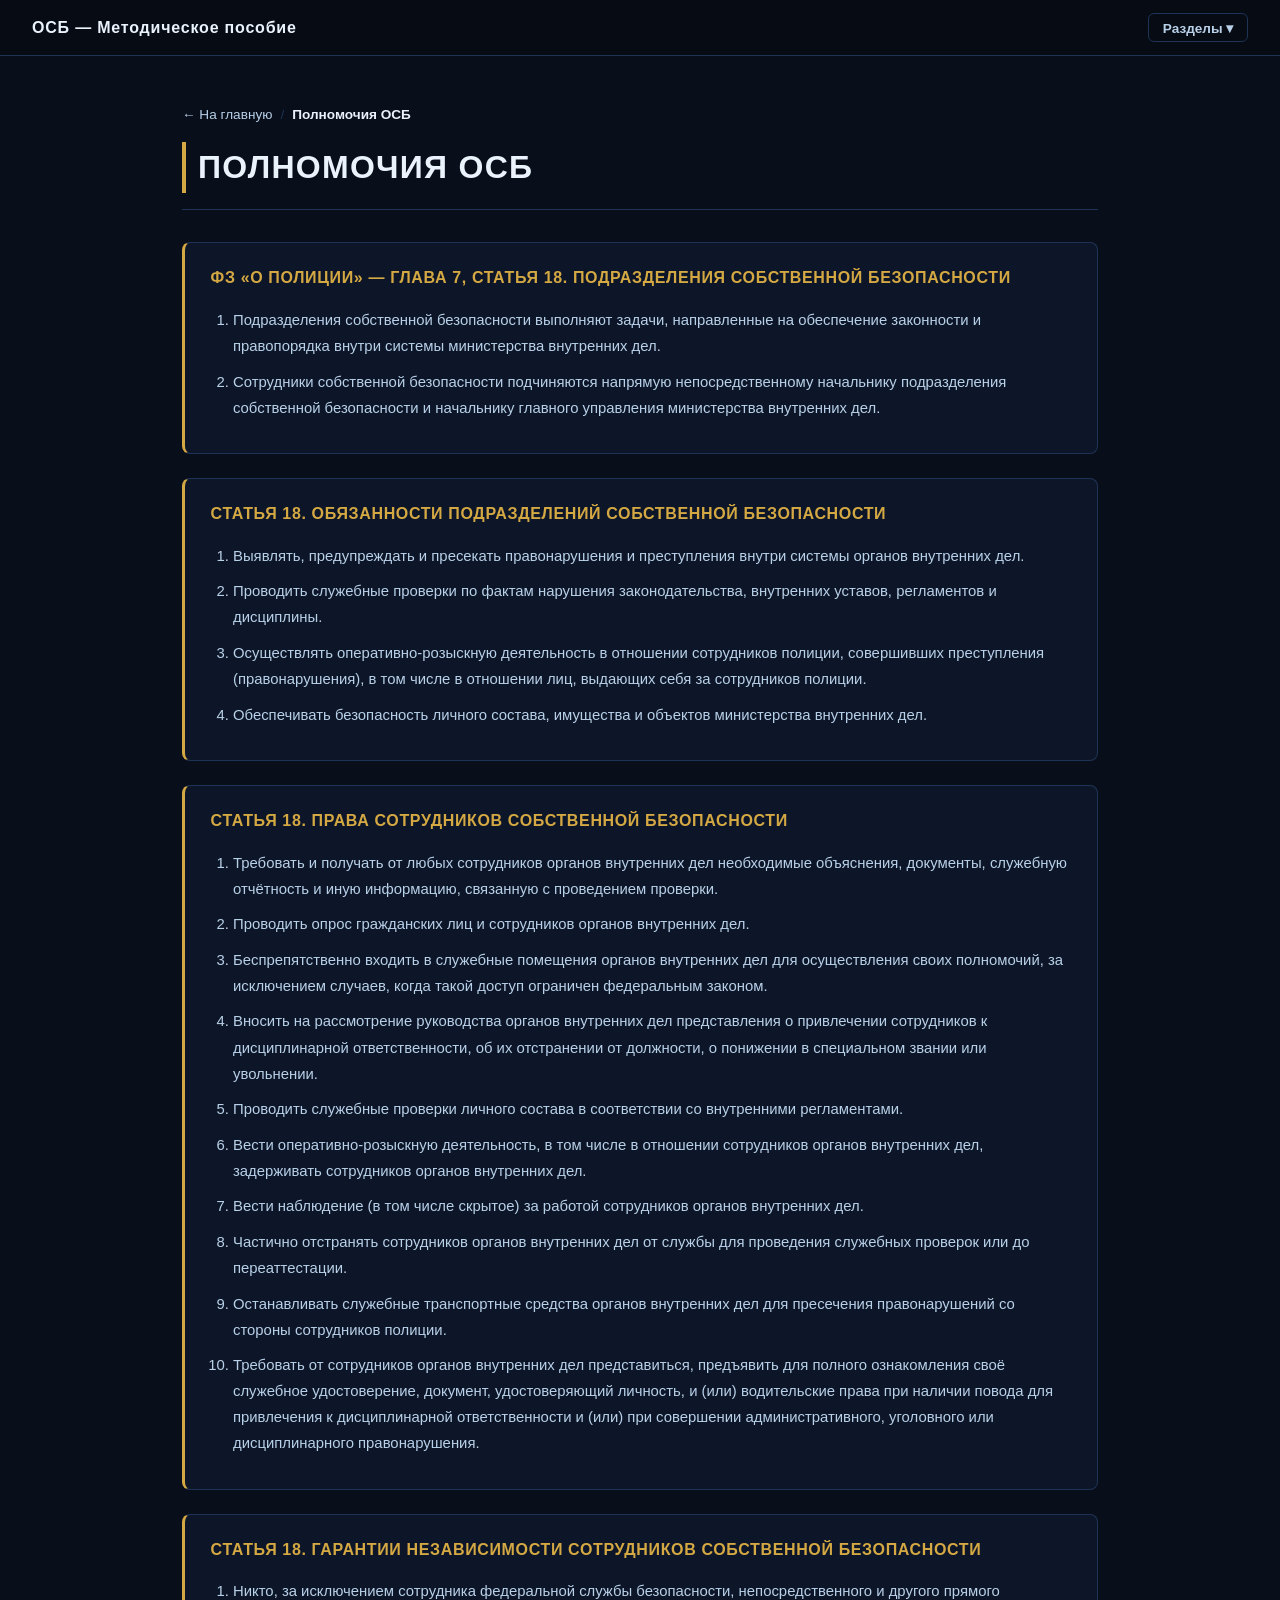
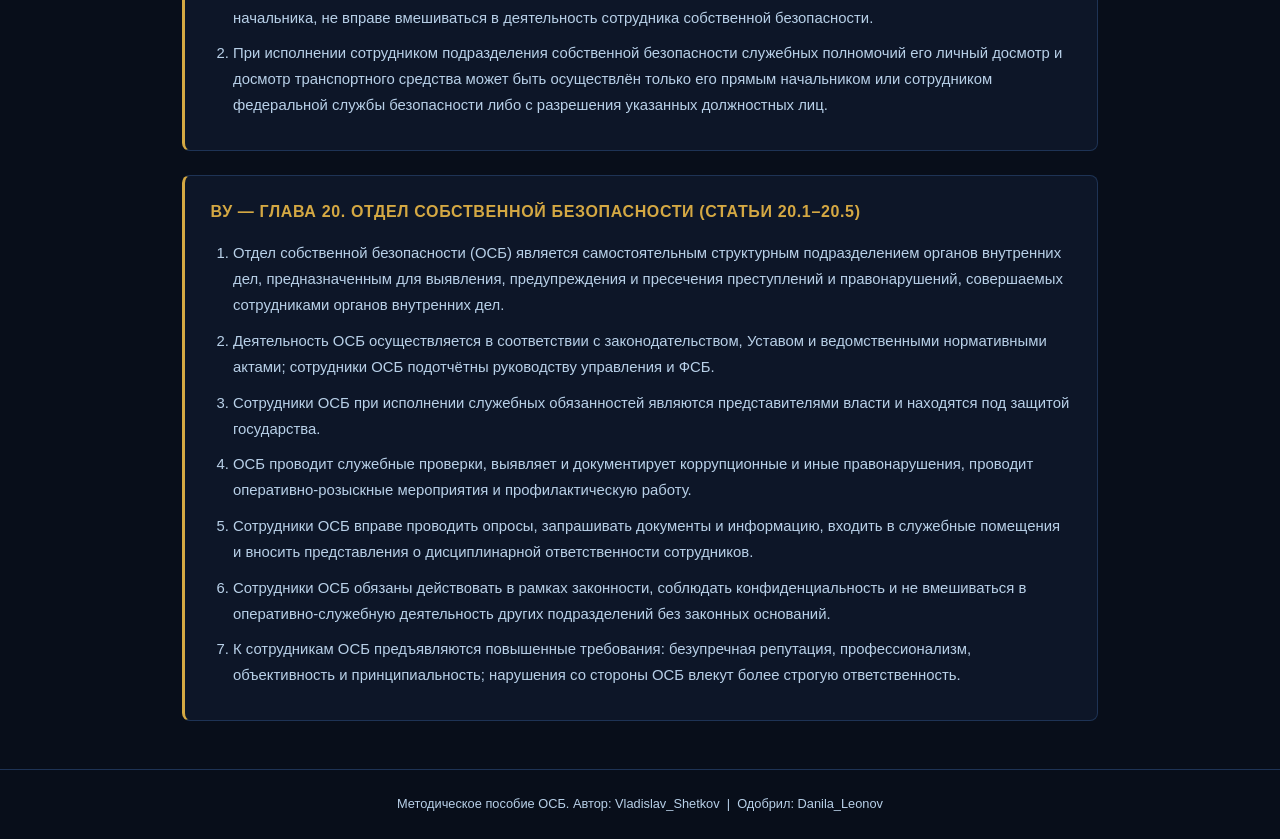
<file: pages/polnomochiya.html>
<!DOCTYPE html>
<html lang="ru">
<head>
  <meta charset="UTF-8">
  <meta name="viewport" content="width=device-width, initial-scale=1.0">
  <title>Полномочия ОСБ — Методичка ОСБ</title>
  <link rel="stylesheet" href="../style.css">
</head>
<body>

<nav>
  <a class="nav-logo" href="../index.html">ОСБ — Методическое пособие</a>
  <div class="nav-sections">
    <button class="nav-dropdown-btn" onclick="toggleNavDropdown()">Разделы ▾</button>
    <div class="nav-dropdown" id="navDropdown">
      <a href="../pages/polnomochiya.html" data-page="polnomochiya">⚖️ Полномочия ОСБ</a>
      <a href="../pages/proverki.html" data-page="proverki">🔍 Проверки</a>
      <a href="../pages/raporty.html" data-page="raporty">📝 Написание рапортов</a>
      <a href="../pages/opros.html" data-page="opros">🗣️ Опрос</a>
      <a href="../pages/nadzor.html" data-page="nadzor">🛡️ Надзорная деятельность</a>
      <a href="../pages/vzyskaniya.html" data-page="vzyskaniya">📋 Меры взыскания</a>
      <a href="../pages/dejstviya.html" data-page="dejstviya">🚨 Действия при нарушении</a>
      <a href="../pages/vyyavlenie-vnedrennyh.html" data-page="vyyavlenie-vnedrennyh">🕵️ Выявление внедрённых сотрудников</a>
      <a href="../pages/normativy.html" data-page="normativy">📜 Нормативные документы</a>
    </div>
  </div>
</nav>

<div class="page-wrapper">
  <div class="page-header">
    <nav class="breadcrumb">
      <a href="../index.html">← На главную</a>
      <span class="sep">/</span>
      <span class="current">Полномочия ОСБ</span>
    </nav>
    <h1>Полномочия ОСБ</h1>
  </div>

  <div class="article-block">
    <h2>ФЗ «О полиции» — Глава 7, статья 18. Подразделения собственной безопасности</h2>
    <ol>
      <li>Подразделения собственной безопасности выполняют задачи, направленные на обеспечение законности и правопорядка внутри системы министерства внутренних дел.</li>
      <li>Сотрудники собственной безопасности подчиняются напрямую непосредственному начальнику подразделения собственной безопасности и начальнику главного управления министерства внутренних дел.</li>
    </ol>
  </div>

  <div class="article-block">
    <h2>Статья 18. Обязанности подразделений собственной безопасности</h2>
    <ol>
      <li>Выявлять, предупреждать и пресекать правонарушения и преступления внутри системы органов внутренних дел.</li>
      <li>Проводить служебные проверки по фактам нарушения законодательства, внутренних уставов, регламентов и дисциплины.</li>
      <li>Осуществлять оперативно-розыскную деятельность в отношении сотрудников полиции, совершивших преступления (правонарушения), в том числе в отношении лиц, выдающих себя за сотрудников полиции.</li>
      <li>Обеспечивать безопасность личного состава, имущества и объектов министерства внутренних дел.</li>
    </ol>
  </div>

  <div class="article-block">
    <h2>Статья 18. Права сотрудников собственной безопасности</h2>
    <ol>
      <li>Требовать и получать от любых сотрудников органов внутренних дел необходимые объяснения, документы, служебную отчётность и иную информацию, связанную с проведением проверки.</li>
      <li>Проводить опрос гражданских лиц и сотрудников органов внутренних дел.</li>
      <li>Беспрепятственно входить в служебные помещения органов внутренних дел для осуществления своих полномочий, за исключением случаев, когда такой доступ ограничен федеральным законом.</li>
      <li>Вносить на рассмотрение руководства органов внутренних дел представления о привлечении сотрудников к дисциплинарной ответственности, об их отстранении от должности, о понижении в специальном звании или увольнении.</li>
      <li>Проводить служебные проверки личного состава в соответствии со внутренними регламентами.</li>
      <li>Вести оперативно-розыскную деятельность, в том числе в отношении сотрудников органов внутренних дел, задерживать сотрудников органов внутренних дел.</li>
      <li>Вести наблюдение (в том числе скрытое) за работой сотрудников органов внутренних дел.</li>
      <li>Частично отстранять сотрудников органов внутренних дел от службы для проведения служебных проверок или до переаттестации.</li>
      <li>Останавливать служебные транспортные средства органов внутренних дел для пресечения правонарушений со стороны сотрудников полиции.</li>
      <li>Требовать от сотрудников органов внутренних дел представиться, предъявить для полного ознакомления своё служебное удостоверение, документ, удостоверяющий личность, и (или) водительские права при наличии повода для привлечения к дисциплинарной ответственности и (или) при совершении административного, уголовного или дисциплинарного правонарушения.</li>
    </ol>
  </div>

  <div class="article-block">
    <h2>Статья 18. Гарантии независимости сотрудников собственной безопасности</h2>
    <ol>
      <li>Никто, за исключением сотрудника федеральной службы безопасности, непосредственного и другого прямого начальника, не вправе вмешиваться в деятельность сотрудника собственной безопасности.</li>
      <li>При исполнении сотрудником подразделения собственной безопасности служебных полномочий его личный досмотр и досмотр транспортного средства может быть осуществлён только его прямым начальником или сотрудником федеральной службы безопасности либо с разрешения указанных должностных лиц.</li>
    </ol>
  </div>

  <div class="article-block">
    <h2>ВУ — Глава 20. Отдел собственной безопасности (статьи 20.1–20.5)</h2>
    <ol>
      <li>Отдел собственной безопасности (ОСБ) является самостоятельным структурным подразделением органов внутренних дел, предназначенным для выявления, предупреждения и пресечения преступлений и правонарушений, совершаемых сотрудниками органов внутренних дел.</li>
      <li>Деятельность ОСБ осуществляется в соответствии с законодательством, Уставом и ведомственными нормативными актами; сотрудники ОСБ подотчётны руководству управления и ФСБ.</li>
      <li>Сотрудники ОСБ при исполнении служебных обязанностей являются представителями власти и находятся под защитой государства.</li>
      <li>ОСБ проводит служебные проверки, выявляет и документирует коррупционные и иные правонарушения, проводит оперативно-розыскные мероприятия и профилактическую работу.</li>
      <li>Сотрудники ОСБ вправе проводить опросы, запрашивать документы и информацию, входить в служебные помещения и вносить представления о дисциплинарной ответственности сотрудников.</li>
      <li>Сотрудники ОСБ обязаны действовать в рамках законности, соблюдать конфиденциальность и не вмешиваться в оперативно-служебную деятельность других подразделений без законных оснований.</li>
      <li>К сотрудникам ОСБ предъявляются повышенные требования: безупречная репутация, профессионализм, объективность и принципиальность; нарушения со стороны ОСБ влекут более строгую ответственность.</li>
    </ol>
  </div>

</div>

<footer>
  <p>Методическое пособие ОСБ. Автор: Vladislav_Shetkov &nbsp;|&nbsp; Одобрил: Danila_Leonov</p>
</footer>


<script>
function toggleNavDropdown() {
  document.getElementById('navDropdown').classList.toggle('open');
}
document.addEventListener('click', function(e) {
  if (!e.target.closest('.nav-sections')) {
    var d = document.getElementById('navDropdown');
    if (d) d.classList.remove('open');
  }
});
(function() {
  var path = window.location.pathname;
  document.querySelectorAll('.nav-dropdown a[data-page]').forEach(function(a) {
    if (path.indexOf(a.getAttribute('data-page')) !== -1) {
      a.classList.add('active');
    }
  });
})();
</script>
</body>
</html>
</file>
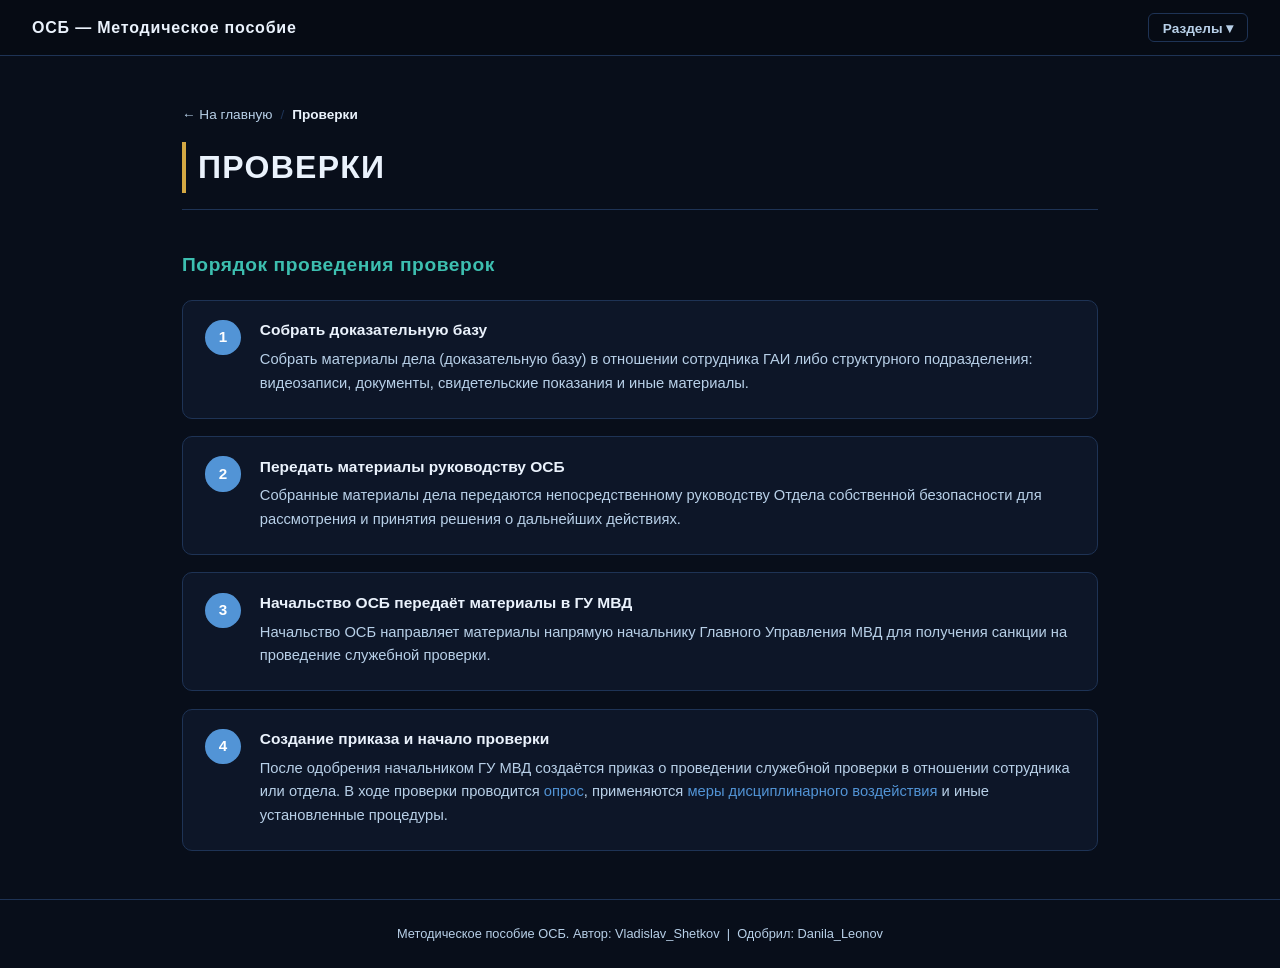
<file: pages/proverki.html>
<!DOCTYPE html>
<html lang="ru">
<head>
  <meta charset="UTF-8">
  <meta name="viewport" content="width=device-width, initial-scale=1.0">
  <title>Проверки — Методичка ОСБ</title>
  <link rel="stylesheet" href="../style.css">
</head>
<body>

<nav>
  <a class="nav-logo" href="../index.html">ОСБ — Методическое пособие</a>
  <div class="nav-sections">
    <button class="nav-dropdown-btn" onclick="toggleNavDropdown()">Разделы ▾</button>
    <div class="nav-dropdown" id="navDropdown">
      <a href="../pages/polnomochiya.html" data-page="polnomochiya">⚖️ Полномочия ОСБ</a>
      <a href="../pages/proverki.html" data-page="proverki">🔍 Проверки</a>
      <a href="../pages/raporty.html" data-page="raporty">📝 Написание рапортов</a>
      <a href="../pages/opros.html" data-page="opros">🗣️ Опрос</a>
      <a href="../pages/nadzor.html" data-page="nadzor">🛡️ Надзорная деятельность</a>
      <a href="../pages/vzyskaniya.html" data-page="vzyskaniya">📋 Меры взыскания</a>
      <a href="../pages/dejstviya.html" data-page="dejstviya">🚨 Действия при нарушении</a>
      <a href="../pages/vyyavlenie-vnedrennyh.html" data-page="vyyavlenie-vnedrennyh">🕵️ Выявление внедрённых сотрудников</a>
      <a href="../pages/normativy.html" data-page="normativy">📜 Нормативные документы</a>
    </div>
  </div>
</nav>

<div class="page-wrapper">
  <div class="page-header">
    <nav class="breadcrumb">
      <a href="../index.html">← На главную</a>
      <span class="sep">/</span>
      <span class="current">Проверки</span>
    </nav>
    <h1>Проверки</h1>
  </div>

  <h2 class="section-label">Порядок проведения проверок</h2>

  <div class="steps">

    <div class="step">
      <div class="step-num">1</div>
      <div class="step-body">
        <strong>Собрать доказательную базу</strong>
        <p>Собрать материалы дела (доказательную базу) в отношении сотрудника ГАИ либо структурного подразделения: видеозаписи, документы, свидетельские показания и иные материалы.</p>
      </div>
    </div>

    <div class="step">
      <div class="step-num">2</div>
      <div class="step-body">
        <strong>Передать материалы руководству ОСБ</strong>
        <p>Собранные материалы дела передаются непосредственному руководству Отдела собственной безопасности для рассмотрения и принятия решения о дальнейших действиях.</p>
      </div>
    </div>

    <div class="step">
      <div class="step-num">3</div>
      <div class="step-body">
        <strong>Начальство ОСБ передаёт материалы в ГУ МВД</strong>
        <p>Начальство ОСБ направляет материалы напрямую начальнику Главного Управления МВД для получения санкции на проведение служебной проверки.</p>
      </div>
    </div>

    <div class="step">
      <div class="step-num">4</div>
      <div class="step-body">
        <strong>Создание приказа и начало проверки</strong>
        <p>После одобрения начальником ГУ МВД создаётся приказ о проведении служебной проверки в отношении сотрудника или отдела. В ходе проверки проводится <a href="opros.html">опрос</a>, применяются <a href="vzyskaniya.html">меры дисциплинарного воздействия</a> и иные установленные процедуры.</p>
      </div>
    </div>

  </div>
</div>

<footer>
  <p>Методическое пособие ОСБ. Автор: Vladislav_Shetkov &nbsp;|&nbsp; Одобрил: Danila_Leonov</p>
</footer>


<script>
function toggleNavDropdown() {
  document.getElementById('navDropdown').classList.toggle('open');
}
document.addEventListener('click', function(e) {
  if (!e.target.closest('.nav-sections')) {
    var d = document.getElementById('navDropdown');
    if (d) d.classList.remove('open');
  }
});
(function() {
  var path = window.location.pathname;
  document.querySelectorAll('.nav-dropdown a[data-page]').forEach(function(a) {
    if (path.indexOf(a.getAttribute('data-page')) !== -1) {
      a.classList.add('active');
    }
  });
})();
</script>
</body>
</html>
</file>
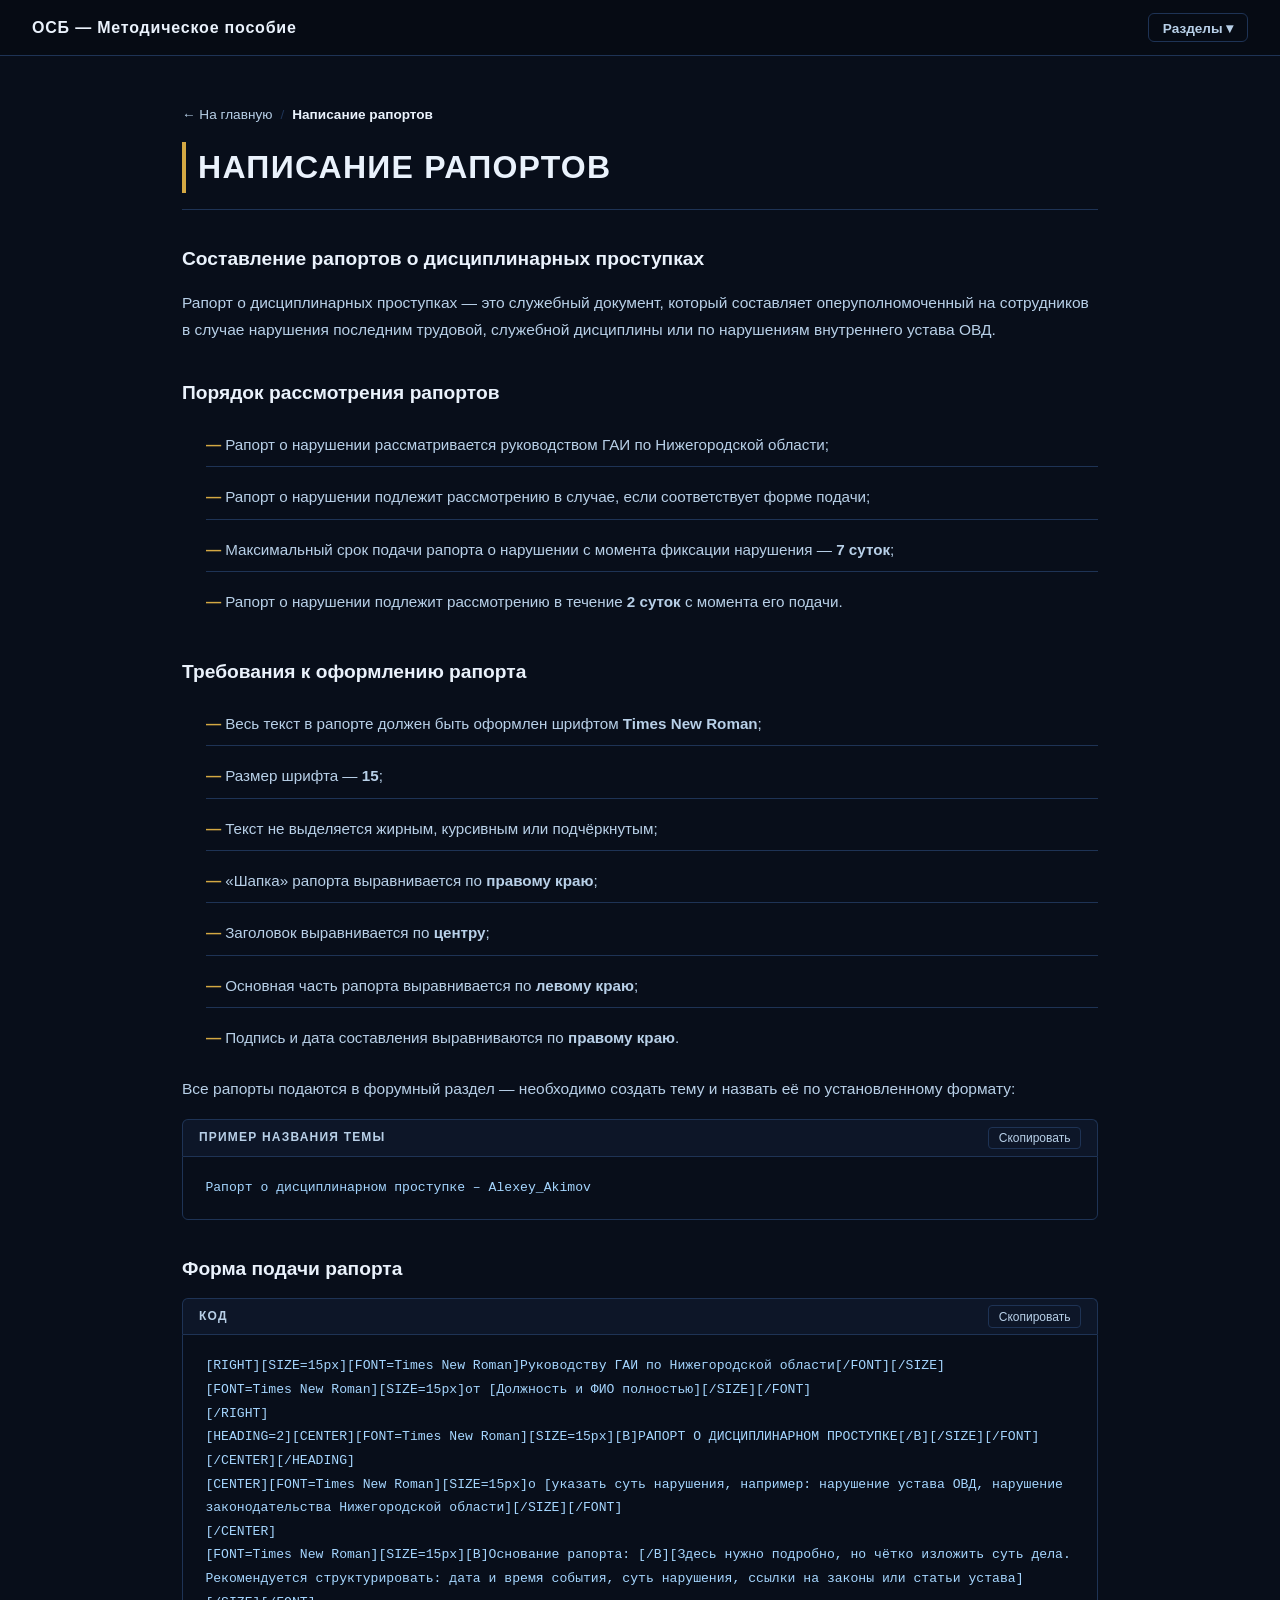
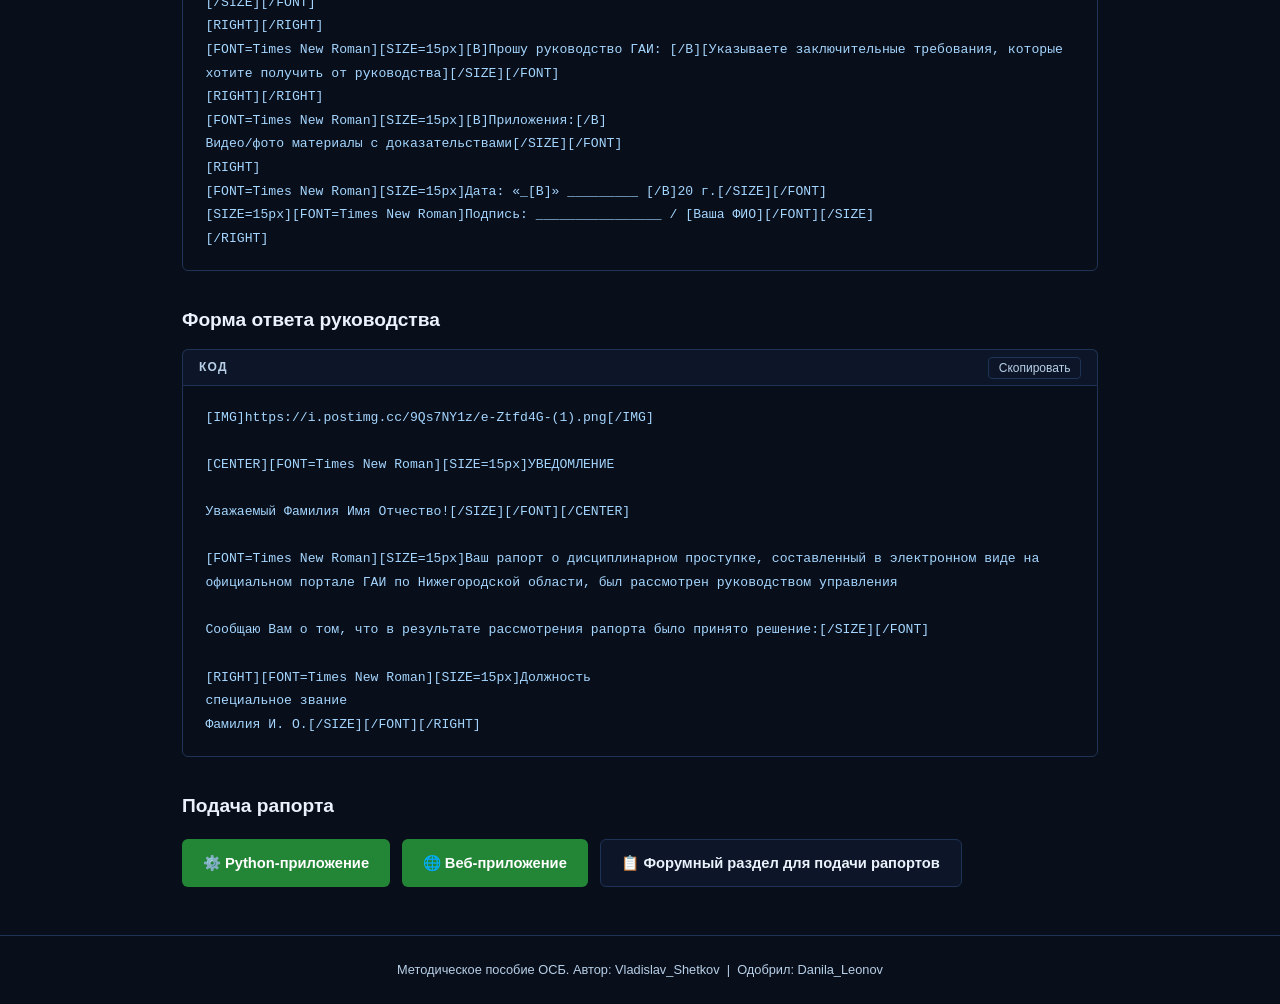
<file: pages/raporty.html>
<!DOCTYPE html>
<html lang="ru">
<head>
  <meta charset="UTF-8">
  <meta name="viewport" content="width=device-width, initial-scale=1.0">
  <title>Написание рапортов — Методичка ОСБ</title>
  <link rel="stylesheet" href="../style.css">
</head>
<body>

<nav>
  <a class="nav-logo" href="../index.html">ОСБ — Методическое пособие</a>
  <div class="nav-sections">
    <button class="nav-dropdown-btn" onclick="toggleNavDropdown()">Разделы ▾</button>
    <div class="nav-dropdown" id="navDropdown">
      <a href="../pages/polnomochiya.html" data-page="polnomochiya">⚖️ Полномочия ОСБ</a>
      <a href="../pages/proverki.html" data-page="proverki">🔍 Проверки</a>
      <a href="../pages/raporty.html" data-page="raporty">📝 Написание рапортов</a>
      <a href="../pages/opros.html" data-page="opros">🗣️ Опрос</a>
      <a href="../pages/nadzor.html" data-page="nadzor">🛡️ Надзорная деятельность</a>
      <a href="../pages/vzyskaniya.html" data-page="vzyskaniya">📋 Меры взыскания</a>
      <a href="../pages/dejstviya.html" data-page="dejstviya">🚨 Действия при нарушении</a>
      <a href="../pages/vyyavlenie-vnedrennyh.html" data-page="vyyavlenie-vnedrennyh">🕵️ Выявление внедрённых сотрудников</a>
      <a href="../pages/normativy.html" data-page="normativy">📜 Нормативные документы</a>
    </div>
  </div>
</nav>

<div class="page-wrapper">
  <div class="page-header">
    <nav class="breadcrumb">
      <a href="../index.html">← На главную</a>
      <span class="sep">/</span>
      <span class="current">Написание рапортов</span>
    </nav>
    <h1>Написание рапортов</h1>
  </div>
  <div class="page-content">

    <h2>Составление рапортов о дисциплинарных проступках</h2>
    <p>Рапорт о дисциплинарных проступках — это служебный документ, который составляет оперуполномоченный на сотрудников в случае нарушения последним трудовой, служебной дисциплины или по нарушениям внутреннего устава ОВД.</p>

    <h2>Порядок рассмотрения рапортов</h2>
    <ul class="info-list">
      <li>Рапорт о нарушении рассматривается руководством ГАИ по Нижегородской области;</li>
      <li>Рапорт о нарушении подлежит рассмотрению в случае, если соответствует форме подачи;</li>
      <li>Максимальный срок подачи рапорта о нарушении с момента фиксации нарушения — <strong>7 суток</strong>;</li>
      <li>Рапорт о нарушении подлежит рассмотрению в течение <strong>2 суток</strong> с момента его подачи.</li>
    </ul>

    <h2>Требования к оформлению рапорта</h2>
    <ul class="info-list">
      <li>Весь текст в рапорте должен быть оформлен шрифтом <strong>Times New Roman</strong>;</li>
      <li>Размер шрифта — <strong>15</strong>;</li>
      <li>Текст не выделяется жирным, курсивным или подчёркнутым;</li>
      <li>«Шапка» рапорта выравнивается по <strong>правому краю</strong>;</li>
      <li>Заголовок выравнивается по <strong>центру</strong>;</li>
      <li>Основная часть рапорта выравнивается по <strong>левому краю</strong>;</li>
      <li>Подпись и дата составления выравниваются по <strong>правому краю</strong>.</li>
    </ul>

    <p>Все рапорты подаются в форумный раздел — необходимо создать тему и назвать её по установленному формату:</p>

    <div class="code-wrap">
      <div class="code-label">
        <span>Пример названия темы</span>
        <button class="copy-btn" onclick="copyCode(this)">Скопировать</button>
      </div>
      <pre class="code-block">Рапорт о дисциплинарном проступке – Alexey_Akimov</pre>
    </div>

    <h2>Форма подачи рапорта</h2>

    <div class="code-wrap">
      <div class="code-label">
        <span>Код</span>
        <button class="copy-btn" onclick="copyCode(this)">Скопировать</button>
      </div>
      <pre class="code-block">[RIGHT][SIZE=15px][FONT=Times New Roman]Руководству ГАИ по Нижегородской области[/FONT][/SIZE]
[FONT=Times New Roman][SIZE=15px]от [Должность и ФИО полностью][/SIZE][/FONT]
[/RIGHT]
[HEADING=2][CENTER][FONT=Times New Roman][SIZE=15px][B]РАПОРТ О ДИСЦИПЛИНАРНОМ ПРОСТУПКЕ[/B][/SIZE][/FONT][/CENTER][/HEADING]
[CENTER][FONT=Times New Roman][SIZE=15px]о [указать суть нарушения, например: нарушение устава ОВД, нарушение законодательства Нижегородской области][/SIZE][/FONT]
[/CENTER]
[FONT=Times New Roman][SIZE=15px][B]Основание рапорта: [/B][Здесь нужно подробно, но чётко изложить суть дела. Рекомендуется структурировать: дата и время события, суть нарушения, ссылки на законы или статьи устава][/SIZE][/FONT]
[RIGHT][/RIGHT]
[FONT=Times New Roman][SIZE=15px][B]Прошу руководство ГАИ: [/B][Указываете заключительные требования, которые хотите получить от руководства][/SIZE][/FONT]
[RIGHT][/RIGHT]
[FONT=Times New Roman][SIZE=15px][B]Приложения:[/B]
Видео/фото материалы с доказательствами[/SIZE][/FONT]
[RIGHT]
[FONT=Times New Roman][SIZE=15px]Дата: «_[B]» _________ [/B]20 г.[/SIZE][/FONT]
[SIZE=15px][FONT=Times New Roman]Подпись: ________________ / [Ваша ФИО][/FONT][/SIZE]
[/RIGHT]</pre>
    </div>

    <h2>Форма ответа руководства</h2>

    <div class="code-wrap">
      <div class="code-label">
        <span>Код</span>
        <button class="copy-btn" onclick="copyCode(this)">Скопировать</button>
      </div>
      <pre class="code-block">[IMG]https://i.postimg.cc/9Qs7NY1z/e-Ztfd4G-(1).png[/IMG]

[CENTER][FONT=Times New Roman][SIZE=15px]УВЕДОМЛЕНИЕ

Уважаемый Фамилия Имя Отчество![/SIZE][/FONT][/CENTER]

[FONT=Times New Roman][SIZE=15px]Ваш рапорт о дисциплинарном проступке, составленный в электронном виде на официальном портале ГАИ по Нижегородской области, был рассмотрен руководством управления

Сообщаю Вам о том, что в результате рассмотрения рапорта было принято решение:[/SIZE][/FONT]

[RIGHT][FONT=Times New Roman][SIZE=15px]Должность
специальное звание
Фамилия И. О.[/SIZE][/FONT][/RIGHT]</pre>
    </div>

    <h2>Подача рапорта</h2>

    <div class="btn-group">
      <a class="app-btn" href="https://github.com/ValekusVachpekus/osb-raport-generator" target="_blank" rel="noopener">
        ⚙️ Python-приложение
      </a>
      <a class="app-btn" href="https://valekusvachpekus.github.io/osb-raport-generator-web/" target="_blank" rel="noopener">
        🌐 Веб-приложение
      </a>
      <a class="forum-btn" href="https://forum.amazing-online.com/threads/informacionnaja-tema-po-napisaniju-raportov-o-disciplinarnyx-prostupkax.1088637/" target="_blank" rel="noopener">
        📋 Форумный раздел для подачи рапортов
      </a>
    </div>

  </div>
</div>

<footer>
  <p>Методическое пособие ОСБ. Автор: Vladislav_Shetkov &nbsp;|&nbsp; Одобрил: Danila_Leonov</p>
</footer>

<script>
function copyCode(btn) {
  const pre = btn.closest('.code-wrap').querySelector('pre');
  navigator.clipboard.writeText(pre.textContent).then(() => {
    btn.textContent = 'Скопировано!';
    btn.classList.add('copied');
    setTimeout(() => {
      btn.textContent = 'Скопировать';
      btn.classList.remove('copied');
    }, 2000);
  });
}
</script>


<script>
function toggleNavDropdown() {
  document.getElementById('navDropdown').classList.toggle('open');
}
document.addEventListener('click', function(e) {
  if (!e.target.closest('.nav-sections')) {
    var d = document.getElementById('navDropdown');
    if (d) d.classList.remove('open');
  }
});
(function() {
  var path = window.location.pathname;
  document.querySelectorAll('.nav-dropdown a[data-page]').forEach(function(a) {
    if (path.indexOf(a.getAttribute('data-page')) !== -1) {
      a.classList.add('active');
    }
  });
})();
</script>
</body>
</html>
</file>
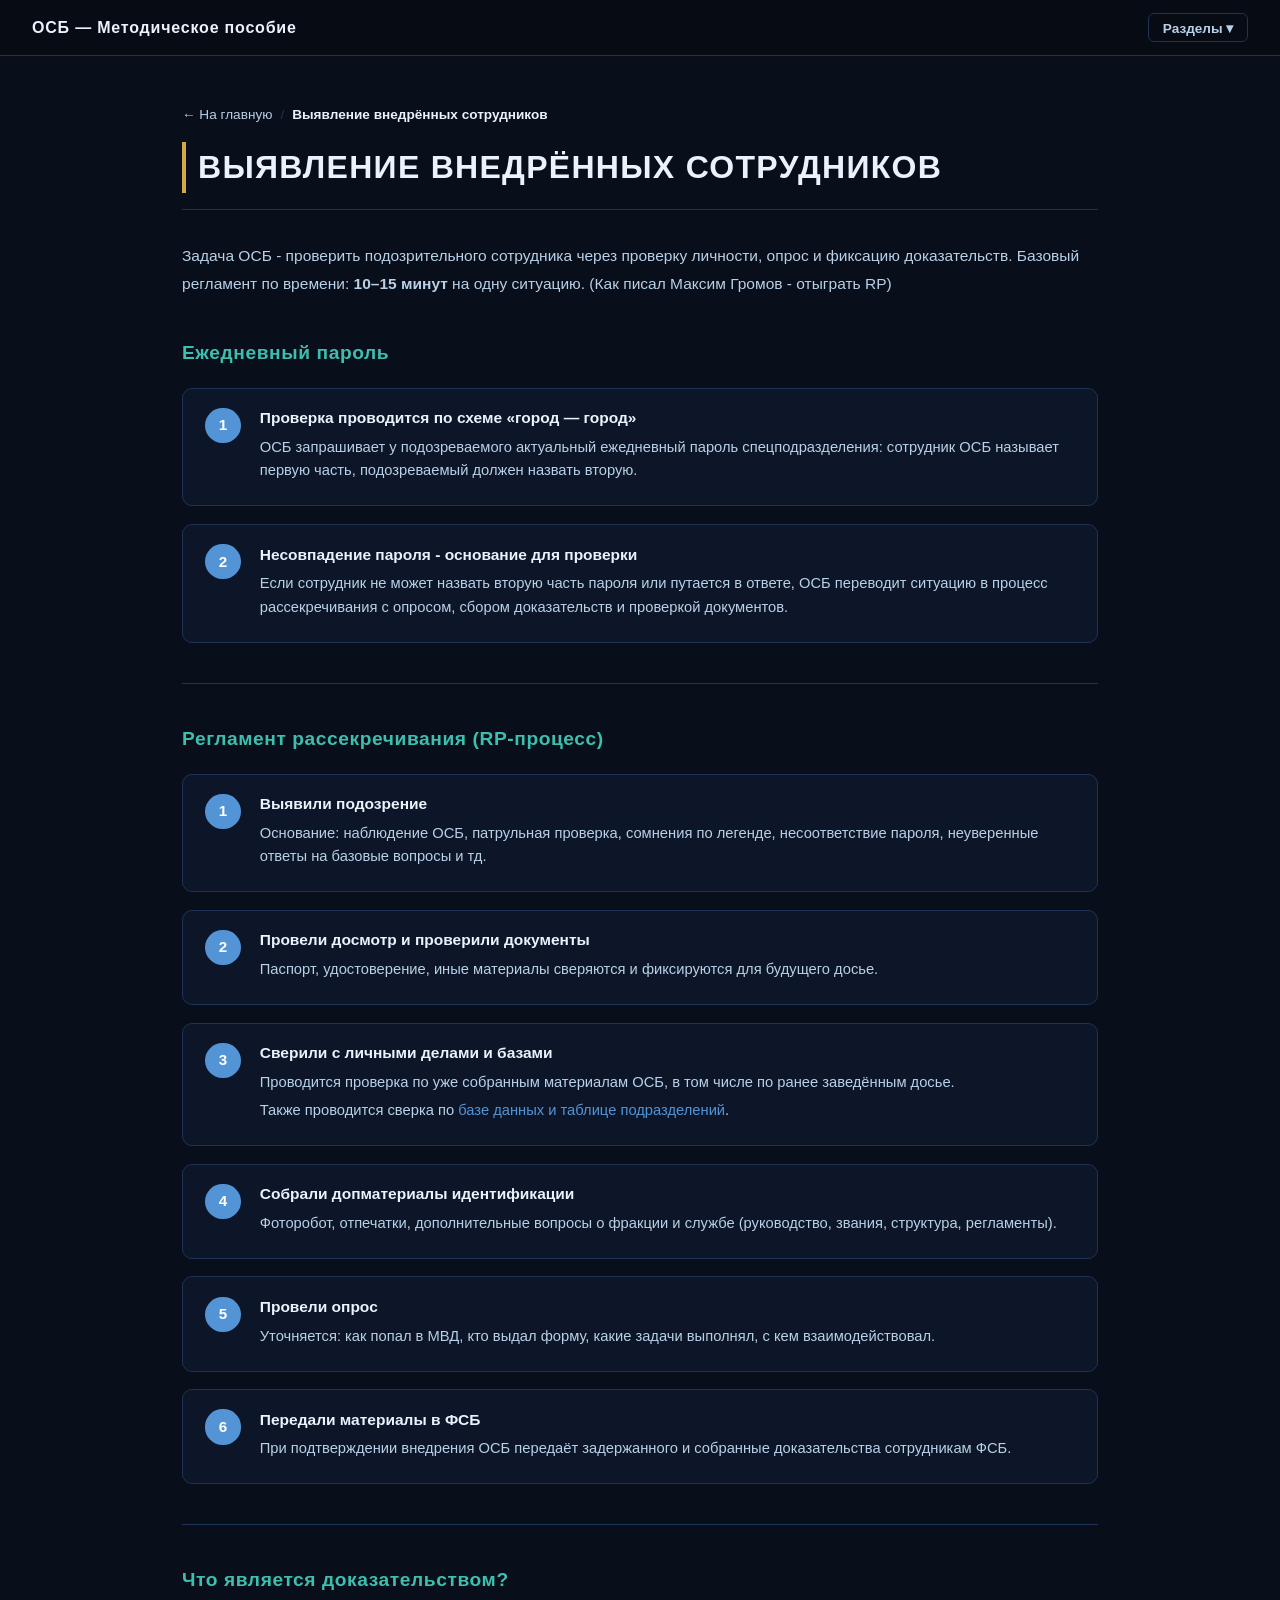
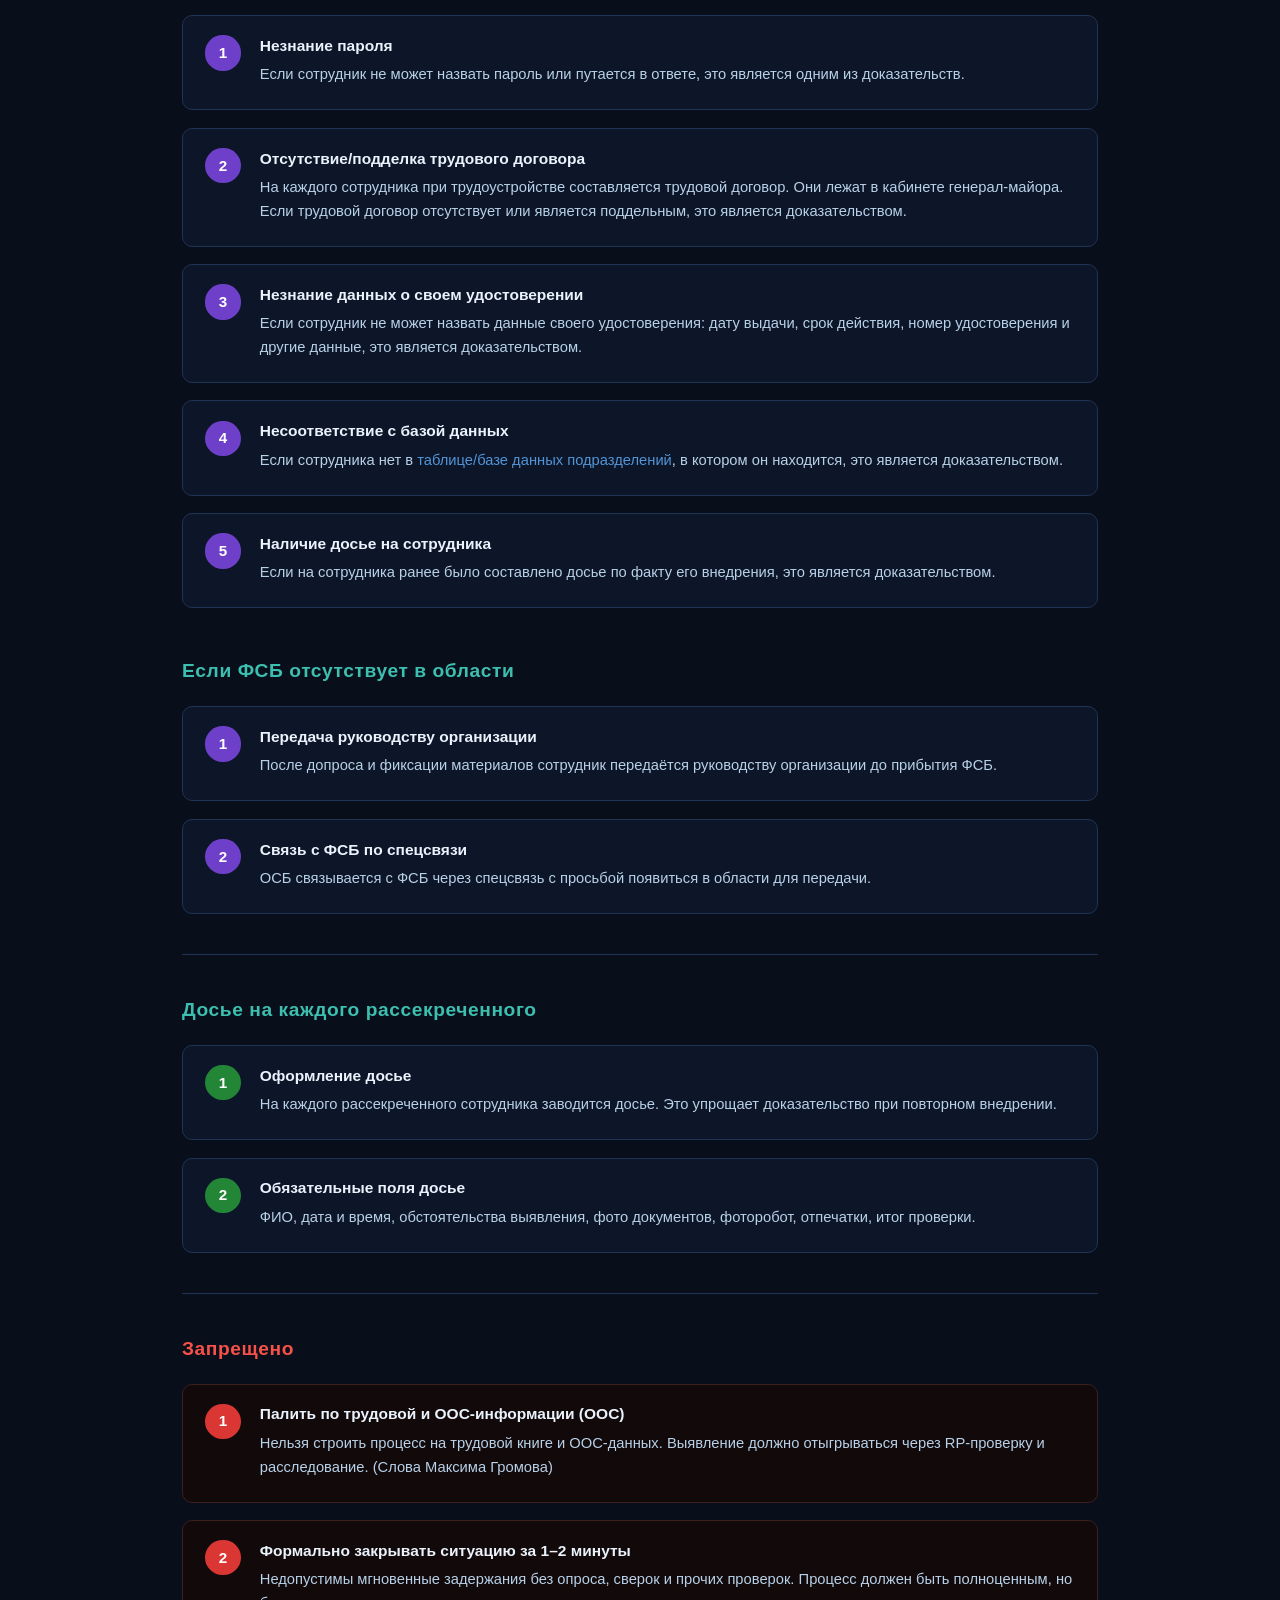
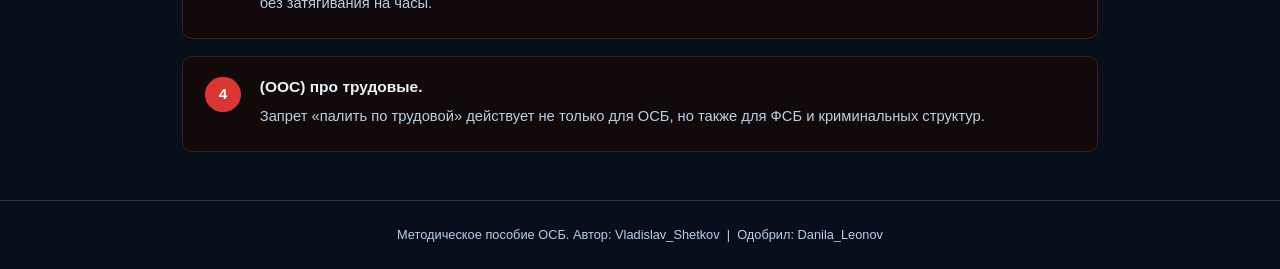
<file: pages/vyyavlenie-vnedrennyh.html>
<!DOCTYPE html>
<html lang="ru">
<head>
  <meta charset="UTF-8">
  <meta name="viewport" content="width=device-width, initial-scale=1.0">
  <title>Выявление внедрённых сотрудников — Методичка ОСБ</title>
  <link rel="stylesheet" href="../style.css">
</head>
<body>

<nav>
  <a class="nav-logo" href="../index.html">ОСБ — Методическое пособие</a>
  <div class="nav-sections">
    <button class="nav-dropdown-btn" onclick="toggleNavDropdown()">Разделы ▾</button>
    <div class="nav-dropdown" id="navDropdown">
      <a href="../pages/polnomochiya.html" data-page="polnomochiya">⚖️ Полномочия ОСБ</a>
      <a href="../pages/proverki.html" data-page="proverki">🔍 Проверки</a>
      <a href="../pages/raporty.html" data-page="raporty">📝 Написание рапортов</a>
      <a href="../pages/opros.html" data-page="opros">🗣️ Опрос</a>
      <a href="../pages/nadzor.html" data-page="nadzor">🛡️ Надзорная деятельность</a>
      <a href="../pages/vzyskaniya.html" data-page="vzyskaniya">📋 Меры взыскания</a>
      <a href="../pages/dejstviya.html" data-page="dejstviya">🚨 Действия при нарушении</a>
      <a href="../pages/vyyavlenie-vnedrennyh.html" data-page="vyyavlenie-vnedrennyh">🕵️ Выявление внедрённых сотрудников</a>
      <a href="../pages/normativy.html" data-page="normativy">📜 Нормативные документы</a>
    </div>
  </div>
</nav>

<div class="page-wrapper">
  <div class="page-header">
    <nav class="breadcrumb">
      <a href="../index.html">← На главную</a>
      <span class="sep">/</span>
      <span class="current">Выявление внедрённых сотрудников</span>
    </nav>
    <h1>Выявление внедрённых сотрудников</h1>
  </div>

  <div class="page-content">
    <p>Задача ОСБ - проверить подозрительного сотрудника через проверку личности, опрос и фиксацию доказательств. Базовый регламент по времени:  <strong>10–15 минут</strong> на одну ситуацию. (Как писал Максим Громов - отыграть RP)</p>
  </div>

  <h2 class="section-label">Ежедневный пароль</h2>
  <div class="steps">
    <div class="step">
      <div class="step-num">1</div>
      <div class="step-body">
        <strong>Проверка проводится по схеме «город — город»</strong>
        <p>ОСБ запрашивает у подозреваемого актуальный ежедневный пароль спецподразделения: сотрудник ОСБ называет первую часть, подозреваемый должен назвать вторую.</p>
      </div>
    </div>
    <div class="step">
      <div class="step-num">2</div>
      <div class="step-body">
        <strong>Несовпадение пароля - основание для проверки</strong>
        <p>Если сотрудник не может назвать вторую часть пароля или путается в ответе, ОСБ переводит ситуацию в процесс рассекречивания с опросом, сбором доказательств и проверкой документов.</p>
      </div>
    </div>
  </div>

  <hr class="section-sep">
  <h2 class="section-label">Регламент рассекречивания (RP-процесс)</h2>
  <div class="steps">
    <div class="step">
      <div class="step-num">1</div>
      <div class="step-body">
        <strong>Выявили подозрение</strong>
        <p>Основание: наблюдение ОСБ, патрульная проверка, сомнения по легенде, несоответствие пароля, неуверенные ответы на базовые вопросы и тд.</p>
      </div>
    </div>
    <div class="step">
      <div class="step-num">2</div>
      <div class="step-body">
        <strong>Провели досмотр и проверили документы</strong>
        <p>Паспорт, удостоверение, иные материалы сверяются и фиксируются для будущего досье.</p>
      </div>
    </div>
    <div class="step">
      <div class="step-num">3</div>
      <div class="step-body">
        <strong>Сверили с личными делами и базами</strong>
        <p>Проводится проверка по уже собранным материалам ОСБ, в том числе по ранее заведённым досье.</p>
        <p>Также проводится сверка по <a href="https://docs.google.com/spreadsheets/d/1SEGxhFG13kaqqFUPBJm72aNnwS8kP1NP4kHlHEMjhKY/edit?gid=727960687#gid=727960687" target="_blank" rel="noopener">базе данных и таблице подразделений</a>.</p>
      </div>
    </div>
    <div class="step">
      <div class="step-num">4</div>
      <div class="step-body">
        <strong>Собрали допматериалы идентификации</strong>
        <p>Фоторобот, отпечатки, дополнительные вопросы о фракции и службе (руководство, звания, структура, регламенты).</p>
      </div>
    </div>
    <div class="step">
      <div class="step-num">5</div>
      <div class="step-body">
        <strong>Провели опрос</strong>
        <p>Уточняется: как попал в МВД, кто выдал форму, какие задачи выполнял, с кем взаимодействовал.</p>
      </div>
    </div>
    <div class="step">
      <div class="step-num">6</div>
      <div class="step-body">
        <strong>Передали материалы в ФСБ</strong>
        <p>При подтверждении внедрения ОСБ передаёт задержанного и собранные доказательства сотрудникам ФСБ.</p>
      </div>
    </div>
  </div>

  <hr class="section-sep">
  <h2 class="section-label">Что является доказательством?</h2>
  <div class="steps">
    <div class="step method">
      <div class="step-num">1</div>
      <div class="step-body">
        <strong>Незнание пароля</strong>
        <p>Если сотрудник не может назвать пароль или путается в ответе, это является одним из доказательств.</p>
      </div>
    </div>
    <div class="step method">
      <div class="step-num">2</div>
      <div class="step-body">
        <strong>Отсутствие/подделка трудового договора</strong>
        <p>На каждого сотрудника при трудоустройстве составляется трудовой договор. Они лежат в кабинете генерал-майора. Если трудовой договор отсутствует или является поддельным, это является доказательством.</p>
      </div>
    </div>
    <div class="step method">
      <div class="step-num">3</div>
      <div class="step-body">
        <strong>Незнание данных о своем удостоверении</strong>
        <p>Если сотрудник не может назвать данные своего удостоверения: дату выдачи, срок действия, номер удостоверения и другие данные, это является доказательством.</p>
      </div>
    </div>
    <div class="step method">
      <div class="step-num">4</div>
      <div class="step-body">
        <strong>Несоответствие с базой данных</strong>
        <p>Если сотрудника нет в <a href="https://docs.google.com/spreadsheets/d/1SEGxhFG13kaqqFUPBJm72aNnwS8kP1NP4kHlHEMjhKY/edit?gid=727960687#gid=727960687" target="_blank" rel="noopener">таблице/базе данных подразделений</a>, в котором он находится, это является доказательством.</p>
      </div>
    </div>
    <div class="step method">
      <div class="step-num">5</div>
      <div class="step-body">
        <strong>Наличие досье на сотрудника</strong>
        <p>Если на сотрудника ранее было составлено досье по факту его внедрения, это является доказательством.</p>
      </div>
    </div>
  </div>

  <h2 class="section-label">Если ФСБ отсутствует в области</h2>
  <div class="steps">
    <div class="step method">
      <div class="step-num">1</div>
      <div class="step-body">
        <strong>Передача руководству организации</strong>
        <p>После допроса и фиксации материалов сотрудник передаётся руководству организации до прибытия ФСБ.</p>
      </div>
    </div>
    <div class="step method">
      <div class="step-num">2</div>
      <div class="step-body">
        <strong>Связь с ФСБ по спецсвязи</strong>
        <p>ОСБ связывается с ФСБ через спецсвязь с просьбой появиться в области для передачи.</p>
      </div>
    </div>
  </div>

  <hr class="section-sep">
  <h2 class="section-label">Досье на каждого рассекреченного</h2>
  <div class="steps">
    <div class="step open">
      <div class="step-num">1</div>
      <div class="step-body">
        <strong>Оформление досье</strong>
        <p>На каждого рассекреченного сотрудника заводится досье. Это упрощает доказательство при повторном внедрении.</p>
      </div>
    </div>
    <div class="step open">
      <div class="step-num">2</div>
      <div class="step-body">
        <strong>Обязательные поля досье</strong>
        <p>ФИО, дата и время, обстоятельства выявления, фото документов, фоторобот, отпечатки, итог проверки.</p>
      </div>
    </div>
  </div>

  <hr class="section-sep">
  <h2 class="section-label red">Запрещено</h2>
  <div class="steps">
    <div class="step warning">
      <div class="step-num">1</div>
      <div class="step-body">
        <strong>Палить по трудовой и OOC-информации (ООС)</strong>
        <p>Нельзя строить процесс на трудовой книге и OOC-данных. Выявление должно отыгрываться через RP-проверку и расследование. (Слова Максима Громова)</p>
      </div>
    </div>
    <div class="step warning">
      <div class="step-num">2</div>
      <div class="step-body">
        <strong>Формально закрывать ситуацию за 1–2 минуты</strong>
        <p>Недопустимы мгновенные задержания без опроса, сверок и прочих проверок. Процесс должен быть полноценным, но без затягивания на часы.</p>
      </div>
    </div>
    <div class="step warning">
      <div class="step-num">4</div>
      <div class="step-body">
        <strong>(ООС) про трудовые.</strong>
        <p>Запрет «палить по трудовой» действует не только для ОСБ, но также для ФСБ и криминальных структур.</p>
      </div>
    </div>
  </div>
</div>

<footer>
  <p>Методическое пособие ОСБ. Автор: Vladislav_Shetkov &nbsp;|&nbsp; Одобрил: Danila_Leonov</p>
</footer>

<script>
function toggleNavDropdown() {
  document.getElementById('navDropdown').classList.toggle('open');
}
document.addEventListener('click', function(e) {
  if (!e.target.closest('.nav-sections')) {
    var d = document.getElementById('navDropdown');
    if (d) d.classList.remove('open');
  }
});
(function() {
  var path = window.location.pathname;
  document.querySelectorAll('.nav-dropdown a[data-page]').forEach(function(a) {
    if (path.indexOf(a.getAttribute('data-page')) !== -1) {
      a.classList.add('active');
    }
  });
})();
</script>
</body>
</html>
</file>
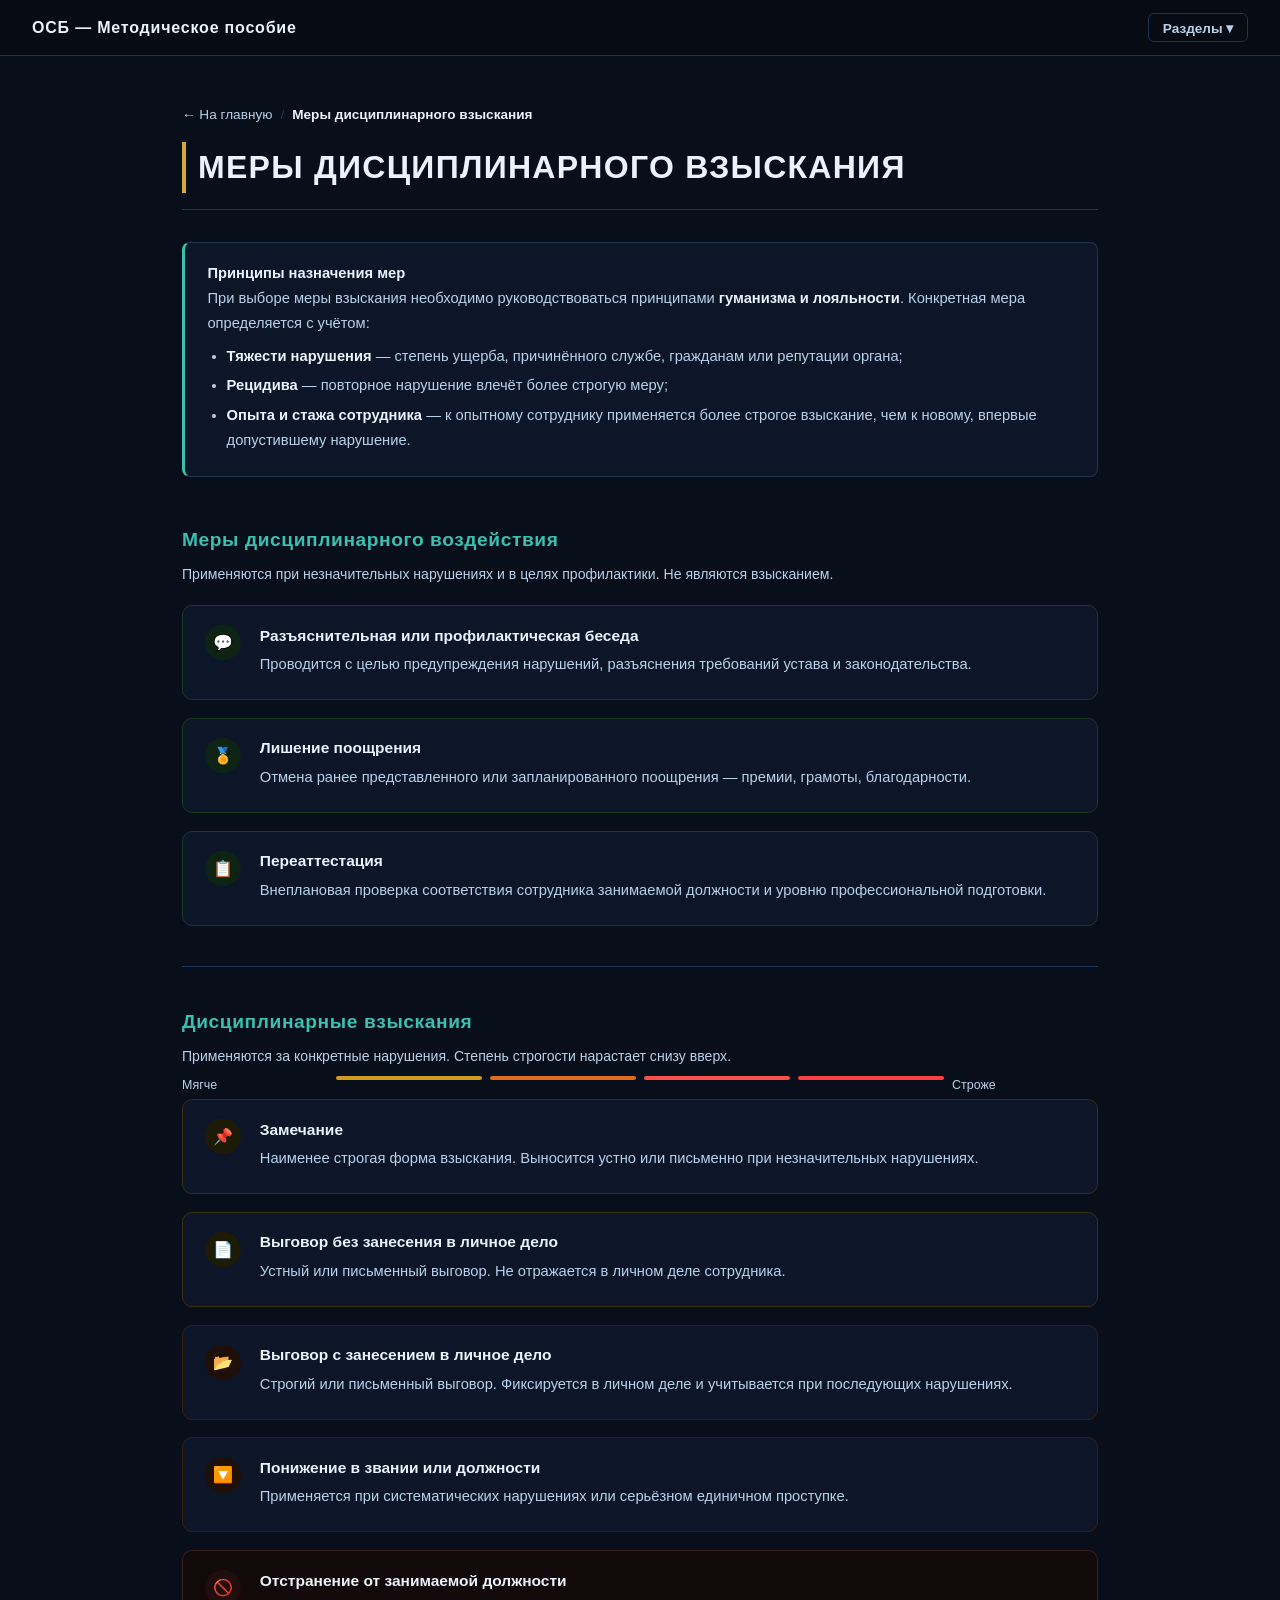
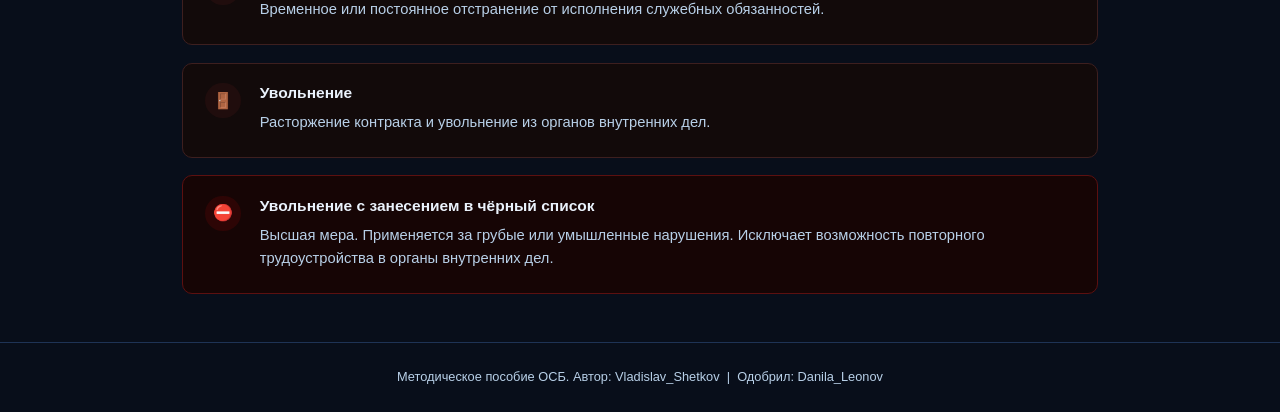
<file: pages/vzyskaniya.html>
<!DOCTYPE html>
<html lang="ru">
<head>
  <meta charset="UTF-8">
  <meta name="viewport" content="width=device-width, initial-scale=1.0">
  <title>Меры дисциплинарного взыскания — Методичка ОСБ</title>
  <link rel="stylesheet" href="../style.css">
</head>
<body>

<nav>
  <a class="nav-logo" href="../index.html">ОСБ — Методическое пособие</a>
  <div class="nav-sections">
    <button class="nav-dropdown-btn" onclick="toggleNavDropdown()">Разделы ▾</button>
    <div class="nav-dropdown" id="navDropdown">
      <a href="../pages/polnomochiya.html" data-page="polnomochiya">⚖️ Полномочия ОСБ</a>
      <a href="../pages/proverki.html" data-page="proverki">🔍 Проверки</a>
      <a href="../pages/raporty.html" data-page="raporty">📝 Написание рапортов</a>
      <a href="../pages/opros.html" data-page="opros">🗣️ Опрос</a>
      <a href="../pages/nadzor.html" data-page="nadzor">🛡️ Надзорная деятельность</a>
      <a href="../pages/vzyskaniya.html" data-page="vzyskaniya">📋 Меры взыскания</a>
      <a href="../pages/dejstviya.html" data-page="dejstviya">🚨 Действия при нарушении</a>
      <a href="../pages/vyyavlenie-vnedrennyh.html" data-page="vyyavlenie-vnedrennyh">🕵️ Выявление внедрённых сотрудников</a>
      <a href="../pages/normativy.html" data-page="normativy">📜 Нормативные документы</a>
    </div>
  </div>
</nav>

<div class="page-wrapper">
  <div class="page-header">
    <nav class="breadcrumb">
      <a href="../index.html">← На главную</a>
      <span class="sep">/</span>
      <span class="current">Меры дисциплинарного взыскания</span>
    </nav>
    <h1>Меры дисциплинарного взыскания</h1>
  </div>

  <!-- ПРИНЦИПЫ -->
  <div class="factors-box">
    <strong>Принципы назначения мер</strong>
    <p>При выборе меры взыскания необходимо руководствоваться принципами <strong>гуманизма и лояльности</strong>. Конкретная мера определяется с учётом:</p>
    <ul>
      <li><strong>Тяжести нарушения</strong> — степень ущерба, причинённого службе, гражданам или репутации органа;</li>
      <li><strong>Рецидива</strong> — повторное нарушение влечёт более строгую меру;</li>
      <li><strong>Опыта и стажа сотрудника</strong> — к опытному сотруднику применяется более строгое взыскание, чем к новому, впервые допустившему нарушение.</li>
    </ul>
  </div>

  <!-- МЕРЫ ВОЗДЕЙСТВИЯ -->
  <h2 class="section-label">Меры дисциплинарного воздействия</h2>
  <p class="section-desc">Применяются при незначительных нарушениях и в целях профилактики. Не являются взысканием.</p>

  <div class="steps">

    <div class="step green">
      <div class="step-icon">💬</div>
      <div class="step-body">
        <strong>Разъяснительная или профилактическая беседа</strong>
        <p>Проводится с целью предупреждения нарушений, разъяснения требований устава и законодательства.</p>
      </div>
    </div>

    <div class="step green">
      <div class="step-icon">🏅</div>
      <div class="step-body">
        <strong>Лишение поощрения</strong>
        <p>Отмена ранее представленного или запланированного поощрения — премии, грамоты, благодарности.</p>
      </div>
    </div>

    <div class="step green">
      <div class="step-icon">📋</div>
      <div class="step-body">
        <strong>Переаттестация</strong>
        <p>Внеплановая проверка соответствия сотрудника занимаемой должности и уровню профессиональной подготовки.</p>
      </div>
    </div>

  </div>

  <!-- ДИСЦИПЛИНАРНЫЕ ВЗЫСКАНИЯ -->
  <hr class="section-sep">

  <h2 class="section-label">Дисциплинарные взыскания</h2>
  <p class="section-desc">Применяются за конкретные нарушения. Степень строгости нарастает снизу вверх.</p>

  <div class="severity-bar">
    <span>Мягче</span>
    <span style="background:#d29922;"></span>
    <span style="background:#e06c1a;"></span>
    <span style="background:#f85149;"></span>
    <span style="background:#ff4040;"></span>
    <span>Строже</span>
  </div>

  <div class="steps">

    <div class="step yellow">
      <div class="step-icon">📌</div>
      <div class="step-body">
        <strong>Замечание</strong>
        <p>Наименее строгая форма взыскания. Выносится устно или письменно при незначительных нарушениях.</p>
      </div>
    </div>

    <div class="step yellow">
      <div class="step-icon">📄</div>
      <div class="step-body">
        <strong>Выговор без занесения в личное дело</strong>
        <p>Устный или письменный выговор. Не отражается в личном деле сотрудника.</p>
      </div>
    </div>

    <div class="step orange">
      <div class="step-icon">📂</div>
      <div class="step-body">
        <strong>Выговор с занесением в личное дело</strong>
        <p>Строгий или письменный выговор. Фиксируется в личном деле и учитывается при последующих нарушениях.</p>
      </div>
    </div>

    <div class="step orange">
      <div class="step-icon">🔽</div>
      <div class="step-body">
        <strong>Понижение в звании или должности</strong>
        <p>Применяется при систематических нарушениях или серьёзном единичном проступке.</p>
      </div>
    </div>

    <div class="step red">
      <div class="step-icon">🚫</div>
      <div class="step-body">
        <strong>Отстранение от занимаемой должности</strong>
        <p>Временное или постоянное отстранение от исполнения служебных обязанностей.</p>
      </div>
    </div>

    <div class="step red">
      <div class="step-icon">🚪</div>
      <div class="step-body">
        <strong>Увольнение</strong>
        <p>Расторжение контракта и увольнение из органов внутренних дел.</p>
      </div>
    </div>

    <div class="step darkred">
      <div class="step-icon">⛔</div>
      <div class="step-body">
        <strong>Увольнение с занесением в чёрный список</strong>
        <p>Высшая мера. Применяется за грубые или умышленные нарушения. Исключает возможность повторного трудоустройства в органы внутренних дел.</p>
      </div>
    </div>

  </div>

</div>

<footer>
  <p>Методическое пособие ОСБ. Автор: Vladislav_Shetkov &nbsp;|&nbsp; Одобрил: Danila_Leonov</p>
</footer>


<script>
function toggleNavDropdown() {
  document.getElementById('navDropdown').classList.toggle('open');
}
document.addEventListener('click', function(e) {
  if (!e.target.closest('.nav-sections')) {
    var d = document.getElementById('navDropdown');
    if (d) d.classList.remove('open');
  }
});
(function() {
  var path = window.location.pathname;
  document.querySelectorAll('.nav-dropdown a[data-page]').forEach(function(a) {
    if (path.indexOf(a.getAttribute('data-page')) !== -1) {
      a.classList.add('active');
    }
  });
})();
</script>
</body>
</html>
</file>
<file: style.css>
/* ===== Общие стили ===== */
* {
  margin: 0;
  padding: 0;
  box-sizing: border-box;
}

:root {
  --bg-dark: #080e1a;
  --bg-card: #0d1628;
  --bg-nav: #060b14;
  --accent: #5294d6;
  --accent-hover: #7ab3e8;
  --text-primary: #eaf2fc;
  --text-secondary: #b8d0e8;
  --border: #1e3355;
  /* Дополнительные акценты */
  --gold: #d4a843;
  --gold-hover: #ecc15a;
  --teal: #1f7a70;
  --teal-hover: #3dbfb0;
}

body {
  font-family: 'Segoe UI', Arial, sans-serif;
  background: var(--bg-dark);
  color: var(--text-primary);
  line-height: 1.6;
}

a {
  color: var(--accent);
  text-decoration: none;
}

a:hover {
  color: var(--accent-hover);
  text-decoration: underline;
}

/* ===== Навигация ===== */
body > nav {
  position: sticky;
  top: 0;
  z-index: 100;
  background: var(--bg-nav);
  border-bottom: 1px solid var(--border);
  padding: 0 2rem;
  display: flex;
  align-items: center;
  height: 56px;
}

body > nav .nav-logo {
  font-size: 1rem;
  font-weight: 700;
  color: var(--text-primary);
  text-decoration: none;
  letter-spacing: 0.05em;
  white-space: nowrap;
}

body > nav .nav-logo:hover {
  color: var(--accent-hover);
  text-decoration: none;
}

/* ===== Герой ===== */
.hero {
  position: relative;
  min-height: 480px;
  display: flex;
  align-items: center;
  justify-content: center;
  background: linear-gradient(135deg, #080e1a 0%, #0d1628 50%, #080e1a 100%);
  overflow: hidden;
  border-bottom: 1px solid var(--border);
}

.hero::before {
  content: '';
  position: absolute;
  inset: 0;
  background:
    radial-gradient(ellipse 80% 60% at 50% 50%, rgba(82, 148, 214, 0.1) 0%, transparent 70%);
}

.hero-content {
  position: relative;
  text-align: center;
  padding: 3rem 2rem;
  max-width: 800px;
}

.hero-badge {
  display: inline-block;
  border: 1px solid var(--gold);
  color: var(--gold);
  font-size: 0.75rem;
  font-weight: 600;
  letter-spacing: 0.15em;
  text-transform: uppercase;
  padding: 0.3rem 0.9rem;
  border-radius: 2rem;
  margin-bottom: 1.5rem;
}

.hero h1 {
  font-size: clamp(1.6rem, 4vw, 2.8rem);
  font-weight: 800;
  letter-spacing: 0.05em;
  text-transform: uppercase;
  color: var(--text-primary);
  margin-bottom: 0.5rem;
}

.hero h1 span {
  color: var(--gold);
}

.hero .hero-sub {
  font-size: 1rem;
  color: var(--text-secondary);
  margin-top: 0.5rem;
  letter-spacing: 0.03em;
}

.hero .btn {
  margin-top: 2rem;
  display: inline-block;
  padding: 0.65rem 1.8rem;
  background: var(--accent);
  color: #fff;
  border-radius: 6px;
  font-weight: 600;
  font-size: 0.95rem;
  transition: background 0.2s;
  text-decoration: none;
}

.hero .btn:hover {
  background: var(--accent-hover);
  text-decoration: none;
  color: #fff;
}

/* ===== Секция "О подразделении" ===== */
.about {
  max-width: 860px;
  margin: 3rem auto;
  padding: 0 2rem;
}

.about h2 {
  font-size: 1.5rem;
  font-weight: 700;
  color: var(--text-primary);
  margin-bottom: 1rem;
  padding-bottom: 0.5rem;
  border-bottom: 2px solid var(--gold);
  display: inline-block;
}

.about p {
  color: var(--text-secondary);
  margin-bottom: 1rem;
  font-size: 0.97rem;
}

.about ul {
  color: var(--text-secondary);
  padding-left: 1.5rem;
  font-size: 0.97rem;
}

.about ul li {
  margin-bottom: 0.5rem;
}

/* ===== Разделы ===== */
.sections-title {
  text-align: center;
  font-size: 1.3rem;
  font-weight: 700;
  letter-spacing: 0.08em;
  text-transform: uppercase;
  color: var(--text-secondary);
  margin: 3rem 0 1.5rem;
}

.sections-grid {
  display: grid;
  grid-template-columns: repeat(auto-fill, minmax(280px, 1fr));
  gap: 1.25rem;
  max-width: 1100px;
  margin: 0 auto 4rem;
  padding: 0 2rem;
}

.card {
  background: var(--bg-card);
  border: 1px solid var(--border);
  border-top: 3px solid var(--accent);
  border-radius: 10px;
  overflow: hidden;
  transition: border-color 0.2s, transform 0.2s, box-shadow 0.2s;
  display: flex;
  flex-direction: column;
}

.card:hover {
  border-color: var(--accent-hover);
  border-top-color: var(--gold);
  transform: translateY(-3px);
  box-shadow: 0 8px 24px rgba(0,0,0,0.4);
}

.card-img {
  width: 100%;
  height: 170px;
  object-fit: cover;
  display: block;
  background: linear-gradient(135deg, #0d1628 0%, #111e35 100%);
}

.card-img-placeholder {
  width: 100%;
  height: 170px;
  display: flex;
  align-items: center;
  justify-content: center;
  font-size: 2.8rem;
  background: linear-gradient(135deg, #0e1f3a 0%, #152843 100%);
  border-bottom: 1px solid var(--border);
}

.card-body {
  padding: 1.2rem 1.4rem;
  flex: 1;
  display: flex;
  flex-direction: column;
}

.card-body h3 {
  font-size: 1.05rem;
  font-weight: 700;
  color: var(--text-primary);
  margin-bottom: 0.6rem;
}

.card-body p {
  font-size: 0.88rem;
  color: var(--text-secondary);
  flex: 1;
}

.card-link {
  display: inline-block;
  margin-top: 1rem;
  font-size: 0.85rem;
  font-weight: 600;
  color: var(--accent);
}

.card-link:hover {
  color: var(--accent-hover);
}

/* Карточка-ссылка (страница нормативов) */
a.card {
  text-decoration: none;
}

a.card h3 {
  color: var(--text-primary);
}

a.card p {
  color: var(--text-secondary);
}

a.card:hover h3 {
  color: var(--accent-hover);
}

/* ===== Страницы разделов ===== */
.page-wrapper {
  max-width: 860px;
  margin: 3rem auto;
  padding: 0 2rem;
}

.page-header {
  margin-bottom: 2rem;
  padding-bottom: 1rem;
  border-bottom: 1px solid var(--border);
}

.page-header .back-link {
  font-size: 0.85rem;
  color: var(--text-secondary);
  margin-bottom: 1rem;
  display: inline-block;
}

.page-header .back-link:hover {
  color: var(--accent-hover);
}

.page-header h1 {
  font-size: clamp(1.4rem, 3vw, 2rem);
  font-weight: 800;
  text-transform: uppercase;
  letter-spacing: 0.04em;
  color: var(--text-primary);
  border-left: 4px solid var(--gold);
  padding-left: 0.75rem;
}

.page-content {
  color: var(--text-secondary);
  font-size: 0.97rem;
  line-height: 1.8;
}

.page-content h2 {
  font-size: 1.2rem;
  font-weight: 700;
  color: var(--text-primary);
  margin: 2rem 0 0.75rem;
}

.page-content p {
  margin-bottom: 1rem;
}

.page-content ul, .page-content ol {
  padding-left: 1.5rem;
  margin-bottom: 1rem;
}

.page-content ul li, .page-content ol li {
  margin-bottom: 0.5rem;
}

.placeholder-block {
  background: var(--bg-card);
  border: 2px dashed var(--border);
  border-radius: 8px;
  padding: 2rem;
  text-align: center;
  color: var(--text-secondary);
  font-size: 0.9rem;
  font-style: italic;
  margin: 1.5rem 0;
}

/* ===== Подвал ===== */
footer {
  border-top: 1px solid var(--border);
  text-align: center;
  padding: 1.5rem;
  color: var(--text-secondary);
  font-size: 0.8rem;
}

/* ===== Адаптивность ===== */
@media (max-width: 600px) {
  body > nav { padding: 0 1rem; }
  .hero-content { padding: 2rem 1rem; }
  .sections-grid { padding: 0 1rem; }
  .about, .page-wrapper { padding: 0 1rem; }
  .step { flex-direction: column; }
  .step-num, .step-icon { width: 2rem; height: 2rem; font-size: 0.85rem; }
}

/* ===== Широкий экран (1280px+) ===== */
@media (min-width: 1280px) {
  .page-wrapper { max-width: 980px; }
  .about { max-width: 980px; }
  .sections-grid { max-width: 1300px; }
  .hero-content { max-width: 960px; }
}

/* ===== Очень широкий экран (1600px+, 16:9) ===== */
@media (min-width: 1600px) {
  .page-wrapper { max-width: 1140px; }
  .about { max-width: 1140px; }
  .sections-grid {
    max-width: 1500px;
    grid-template-columns: repeat(auto-fill, minmax(320px, 1fr));
  }
  .hero-content { max-width: 1100px; }
  .hero h1 { font-size: 3.4rem; }
  .steps {
    display: grid;
    grid-template-columns: 1fr 1fr;
    gap: 1.1rem;
  }
  /* Одиночный шаг — растянуть на всю ширину (если нечётный последний) */
  .steps .step:last-child:nth-child(odd) {
    grid-column: 1 / -1;
  }
  /* Ветвление и предупреждения — всегда в один столбец */
  .step-branch,
  .steps:has(.step.warning),
  .steps:has(.step.darkred) {
    display: flex;
    flex-direction: column;
  }
  .article-block { padding: 1.6rem 2rem; }
}

/* ===== Ультраширокий (1920px+) ===== */
@media (min-width: 1920px) {
  .page-wrapper { max-width: 1300px; }
  .about { max-width: 1300px; }
  .sections-grid {
    max-width: 1700px;
    grid-template-columns: repeat(auto-fill, minmax(340px, 1fr));
  }
}

/* ===== Хлебные крошки ===== */
.breadcrumb {
  display: flex;
  align-items: center;
  gap: 0.5rem;
  font-size: 0.85rem;
  color: var(--text-secondary);
  margin-bottom: 1rem;
  flex-wrap: wrap;
}
.breadcrumb a {
  color: var(--text-secondary);
  text-decoration: none;
}
.breadcrumb a:hover {
  color: var(--accent-hover);
  text-decoration: none;
}
.breadcrumb .sep {
  color: var(--border);
}
.breadcrumb .current {
  color: var(--text-primary);
  font-weight: 600;
}

/* ===== Список задач (главная) ===== */
.task-list {
  list-style: none;
  padding: 0;
  margin: 1rem 0;
}
.task-list li {
  display: flex;
  align-items: flex-start;
  gap: 0.75rem;
  padding: 0.65rem 0;
  border-bottom: 1px solid var(--border);
  color: var(--text-secondary);
  font-size: 0.97rem;
  line-height: 1.6;
}
.task-list li:last-child {
  border-bottom: none;
}
.task-list li::before {
  content: '—';
  color: var(--gold);
  font-weight: 700;
  flex-shrink: 0;
  margin-top: 0.05rem;
}

/* ===== Блоки статей (полномочия) ===== */
.article-block {
  background: var(--bg-card);
  border: 1px solid var(--border);
  border-left: 3px solid var(--gold);
  border-radius: 8px;
  padding: 1.4rem 1.6rem;
  margin-bottom: 1.5rem;
  transition: border-color 0.2s;
}
.article-block:hover {
  border-color: var(--gold);
  border-left-color: var(--gold-hover);
}
.article-block h2 {
  font-size: 1rem;
  font-weight: 700;
  color: var(--gold);
  margin-bottom: 1rem;
  text-transform: uppercase;
  letter-spacing: 0.04em;
}
.article-block ol, .article-block ul {
  padding-left: 1.4rem;
  color: var(--text-secondary);
  font-size: 0.93rem;
  line-height: 1.75;
}
.article-block ol li, .article-block ul li {
  margin-bottom: 0.6rem;
}
.article-block p {
  color: var(--text-secondary);
  font-size: 0.93rem;
  margin-bottom: 0.6rem;
}

/* ===== Шаги (steps) ===== */
.steps {
  display: flex;
  flex-direction: column;
  gap: 1.1rem;
  margin: 1.2rem 0 2.5rem;
}
.step {
  display: flex;
  gap: 1.2rem;
  align-items: flex-start;
  background: var(--bg-card);
  border: 1px solid var(--border);
  border-radius: 10px;
  padding: 1.1rem 1.4rem;
  transition: border-color 0.2s, transform 0.2s;
}
.step:hover {
  border-color: var(--accent);
  transform: translateX(4px);
}
.step-num, .step-icon {
  flex-shrink: 0;
  width: 2.2rem;
  height: 2.2rem;
  background: var(--accent);
  color: #fff;
  border-radius: 50%;
  display: flex;
  align-items: center;
  justify-content: center;
  font-weight: 800;
  font-size: 0.95rem;
  margin-top: 0.1rem;
}
.step-icon {
  font-size: 1rem;
  font-weight: 400;
}
.step-body {
  flex: 1;
}
.step-body strong {
  display: block;
  color: var(--text-primary);
  font-size: 0.97rem;
  margin-bottom: 0.3rem;
}
.step-body p {
  margin: 0 0 0.3rem;
  color: var(--text-secondary);
  font-size: 0.92rem;
  line-height: 1.6;
}
.step-body a { color: var(--accent); }
.step-body a:hover { color: var(--accent-hover); }

/* Варианты цвета шагов */
.step.open .step-num, .step.open .step-icon { background: #238636; }
.step.open:hover { border-color: #2ea043; }

.step.covert .step-num, .step.covert .step-icon { background: #6e40c9; }
.step.covert:hover { border-color: #8b5cf6; }

.step.method .step-num, .step.method .step-icon { background: #6e40c9; }
.step.method:hover { border-color: #8b5cf6; }

.step.warning {
  border-color: #3d1f1f;
  background: #120a0a;
}
.step.warning .step-num, .step.warning .step-icon { background: #da3633; }
.step.warning:hover { border-color: #f85149; }

.step.green { border-color: #1a3a22; }
.step.green:hover { border-color: #2ea043; }
.step.green .step-num, .step.green .step-icon { background: #0d2414; color: #3fb950; }

.step.yellow { border-color: #3a3010; }
.step.yellow:hover { border-color: #d29922; }
.step.yellow .step-num, .step.yellow .step-icon { background: #1e1a08; color: #d29922; }

.step.orange { border-color: #3a1f0a; }
.step.orange:hover { border-color: #e06c1a; }
.step.orange .step-num, .step.orange .step-icon { background: #1e1008; color: #e06c1a; }

.step.red { border-color: #3d1f1f; background: #120a0a; }
.step.red:hover { border-color: #f85149; }
.step.red .step-num, .step.red .step-icon { background: #200d0d; color: #f85149; }

.step.darkred { border-color: #5c1010; background: #160505; }
.step.darkred:hover { border-color: #ff4040; }
.step.darkred .step-num, .step.darkred .step-icon { background: #2d0505; color: #ff6b6b; }

/* ===== Ветвление шагов ===== */
.step-branch {
  display: flex;
  flex-direction: column;
  gap: 0.8rem;
  margin: 0.5rem 0 2.5rem;
}
.branch {
  display: flex;
  gap: 1.2rem;
  align-items: flex-start;
  background: var(--bg-card);
  border: 1px solid var(--border);
  border-radius: 10px;
  padding: 1rem 1.4rem;
  transition: border-color 0.2s, transform 0.2s;
}
.branch:hover {
  border-color: var(--accent);
  transform: translateX(4px);
}
.branch-tag {
  flex-shrink: 0;
  background: #102040;
  border: 1px solid var(--border);
  color: var(--accent);
  font-weight: 700;
  font-size: 0.8rem;
  padding: 0.25rem 0.6rem;
  border-radius: 4px;
  white-space: nowrap;
  margin-top: 0.15rem;
}
.branch-body { flex: 1; }
.branch-body strong {
  display: block;
  color: var(--text-primary);
  font-size: 0.95rem;
  margin-bottom: 0.3rem;
}
.branch-body p {
  margin: 0;
  color: var(--text-secondary);
  font-size: 0.9rem;
}

/* ===== Подписи секций ===== */
.section-label {
  font-size: 1.2rem;
  font-weight: 700;
  color: var(--teal-hover);
  margin: 2rem 0 0.5rem;
  padding-top: 0.5rem;
  letter-spacing: 0.03em;
}
.section-label.red { color: #f85149; }
.section-desc {
  font-size: 0.88rem;
  color: var(--text-secondary);
  margin-bottom: 0.5rem;
}
.section-divider {
  font-size: 0.78rem;
  font-weight: 600;
  color: var(--text-secondary);
  text-transform: uppercase;
  letter-spacing: 0.1em;
  margin: 2rem 0 0.75rem;
}

/* Горизонтальный разделитель между крупными секциями */
.section-sep {
  border: none;
  border-top: 1px solid var(--border);
  margin: 2.5rem 0 0;
  position: relative;
}

/* ===== Шкала тяжести ===== */
.severity-bar {
  display: flex;
  align-items: center;
  gap: 0.5rem;
  margin: 0.5rem 0 1.2rem;
  font-size: 0.78rem;
  color: var(--text-secondary);
}
.severity-bar span {
  display: inline-block;
  height: 4px;
  border-radius: 2px;
  flex: 1;
}

/* ===== Инфо-блок с акцентом ===== */
.factors-box {
  background: var(--bg-card);
  border: 1px solid var(--border);
  border-left: 3px solid var(--teal-hover);
  border-radius: 8px;
  padding: 1.1rem 1.4rem;
  margin: 1.5rem 0 2.5rem;
  font-size: 0.92rem;
  color: var(--text-secondary);
  line-height: 1.7;
}
.factors-box strong { color: var(--text-primary); }
.factors-box ul {
  margin: 0.5rem 0 0 1.2rem;
  padding: 0;
}
.factors-box ul li { margin-bottom: 0.3rem; }

/* ===== Выпадающее меню разделов ===== */
.nav-sections {
  position: relative;
  margin-left: auto;
}
.nav-dropdown-btn {
  background: none;
  border: 1px solid var(--border);
  color: var(--text-secondary);
  font-size: 0.85rem;
  font-weight: 600;
  padding: 0.35rem 0.85rem;
  border-radius: 6px;
  cursor: pointer;
  transition: border-color 0.2s, color 0.2s;
  font-family: inherit;
}
.nav-dropdown-btn:hover {
  border-color: var(--gold);
  color: var(--gold);
}
.nav-dropdown {
  display: none;
  position: absolute;
  top: calc(100% + 8px);
  right: 0;
  background: var(--bg-card);
  border: 1px solid var(--border);
  border-radius: 8px;
  min-width: 250px;
  z-index: 200;
  padding: 0.4rem 0;
  box-shadow: 0 8px 24px rgba(0,0,0,0.45);
}
.nav-dropdown.open { display: block; }
.nav-dropdown a {
  display: flex;
  align-items: center;
  gap: 0.5rem;
  padding: 0.55rem 1rem;
  color: var(--text-secondary);
  font-size: 0.88rem;
  text-decoration: none;
  transition: background 0.15s, color 0.15s;
}
.nav-dropdown a:hover {
  background: #102040;
  color: var(--text-primary);
  text-decoration: none;
}
.nav-dropdown a.active {
  color: var(--gold);
  font-weight: 600;
  background: #0d1628;
}

/* ===== Стили страницы рапортов (перенесено из inline) ===== */
.info-list { list-style: none; padding: 0; margin: 0.5rem 0 1.2rem; }
.info-list li {
  padding: 0.5rem 0 0.5rem 1.2rem;
  border-bottom: 1px solid var(--border);
  color: var(--text-secondary);
  font-size: 0.95rem;
  position: relative;
}
.info-list li:last-child { border-bottom: none; }
.info-list li::before {
  content: '—';
  position: absolute; left: 0;
  color: var(--gold); font-weight: 700;
}
.code-wrap {
  position: relative;
  margin: 0.5rem 0 1.8rem;
}
.code-label {
  font-size: 0.75rem;
  font-weight: 600;
  color: var(--text-secondary);
  text-transform: uppercase;
  letter-spacing: 0.1em;
  background: var(--bg-card);
  border: 1px solid var(--border);
  border-bottom: none;
  border-radius: 6px 6px 0 0;
  padding: 0.4rem 1rem;
  display: flex;
  justify-content: space-between;
  align-items: center;
}
.copy-btn {
  background: none;
  border: 1px solid var(--border);
  color: var(--text-secondary);
  font-size: 0.75rem;
  padding: 0.2rem 0.6rem;
  border-radius: 4px;
  cursor: pointer;
  transition: border-color 0.2s, color 0.2s;
  font-family: inherit;
}
.copy-btn:hover { border-color: var(--accent); color: var(--accent); }
.copy-btn.copied { color: #3fb950; border-color: #3fb950; }
.code-block {
  background: #080e1a;
  border: 1px solid var(--border);
  border-radius: 0 0 6px 6px;
  padding: 1.2rem 1.4rem;
  font-family: 'Courier New', monospace;
  font-size: 0.82rem;
  color: #a5d6ff;
  white-space: pre-wrap;
  word-break: break-word;
  overflow-x: auto;
  margin: 0;
}
.btn-group {
  display: flex;
  flex-wrap: wrap;
  gap: 0.75rem;
  margin: 1rem 0 1.5rem;
}
.app-btn {
  display: inline-flex;
  align-items: center;
  gap: 0.5rem;
  padding: 0.6rem 1.3rem;
  background: #238636;
  color: #fff;
  border-radius: 6px;
  font-weight: 600;
  font-size: 0.92rem;
  text-decoration: none;
  transition: background 0.2s, transform 0.15s;
}
.app-btn:hover { background: #2ea043; text-decoration: none; color: #fff; transform: translateY(-2px); }
.forum-btn {
  display: inline-flex;
  align-items: center;
  gap: 0.5rem;
  padding: 0.6rem 1.3rem;
  background: var(--bg-card);
  color: var(--text-primary);
  border: 1px solid var(--border);
  border-radius: 6px;
  font-weight: 600;
  font-size: 0.92rem;
  text-decoration: none;
  transition: border-color 0.2s, transform 0.15s;
}
.forum-btn:hover { border-color: var(--accent); color: var(--accent); text-decoration: none; transform: translateY(-2px); }
</file>
